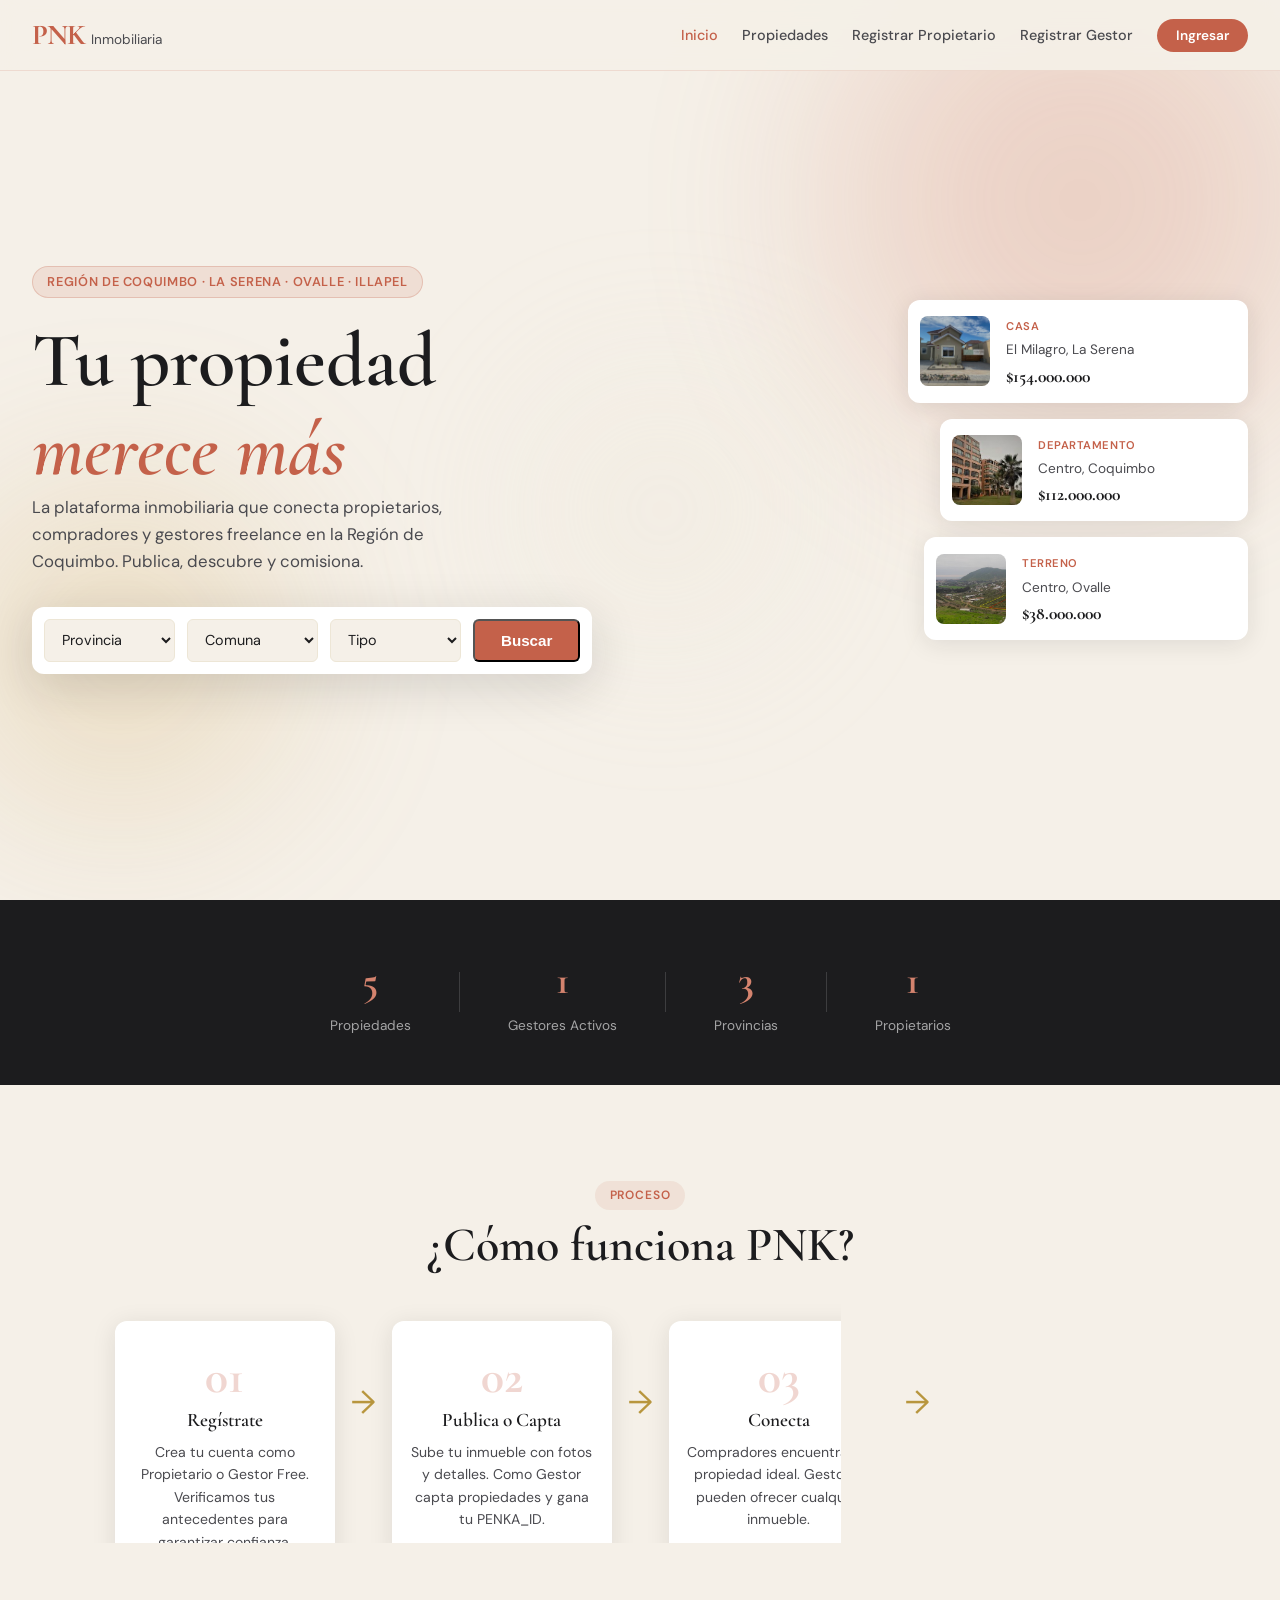
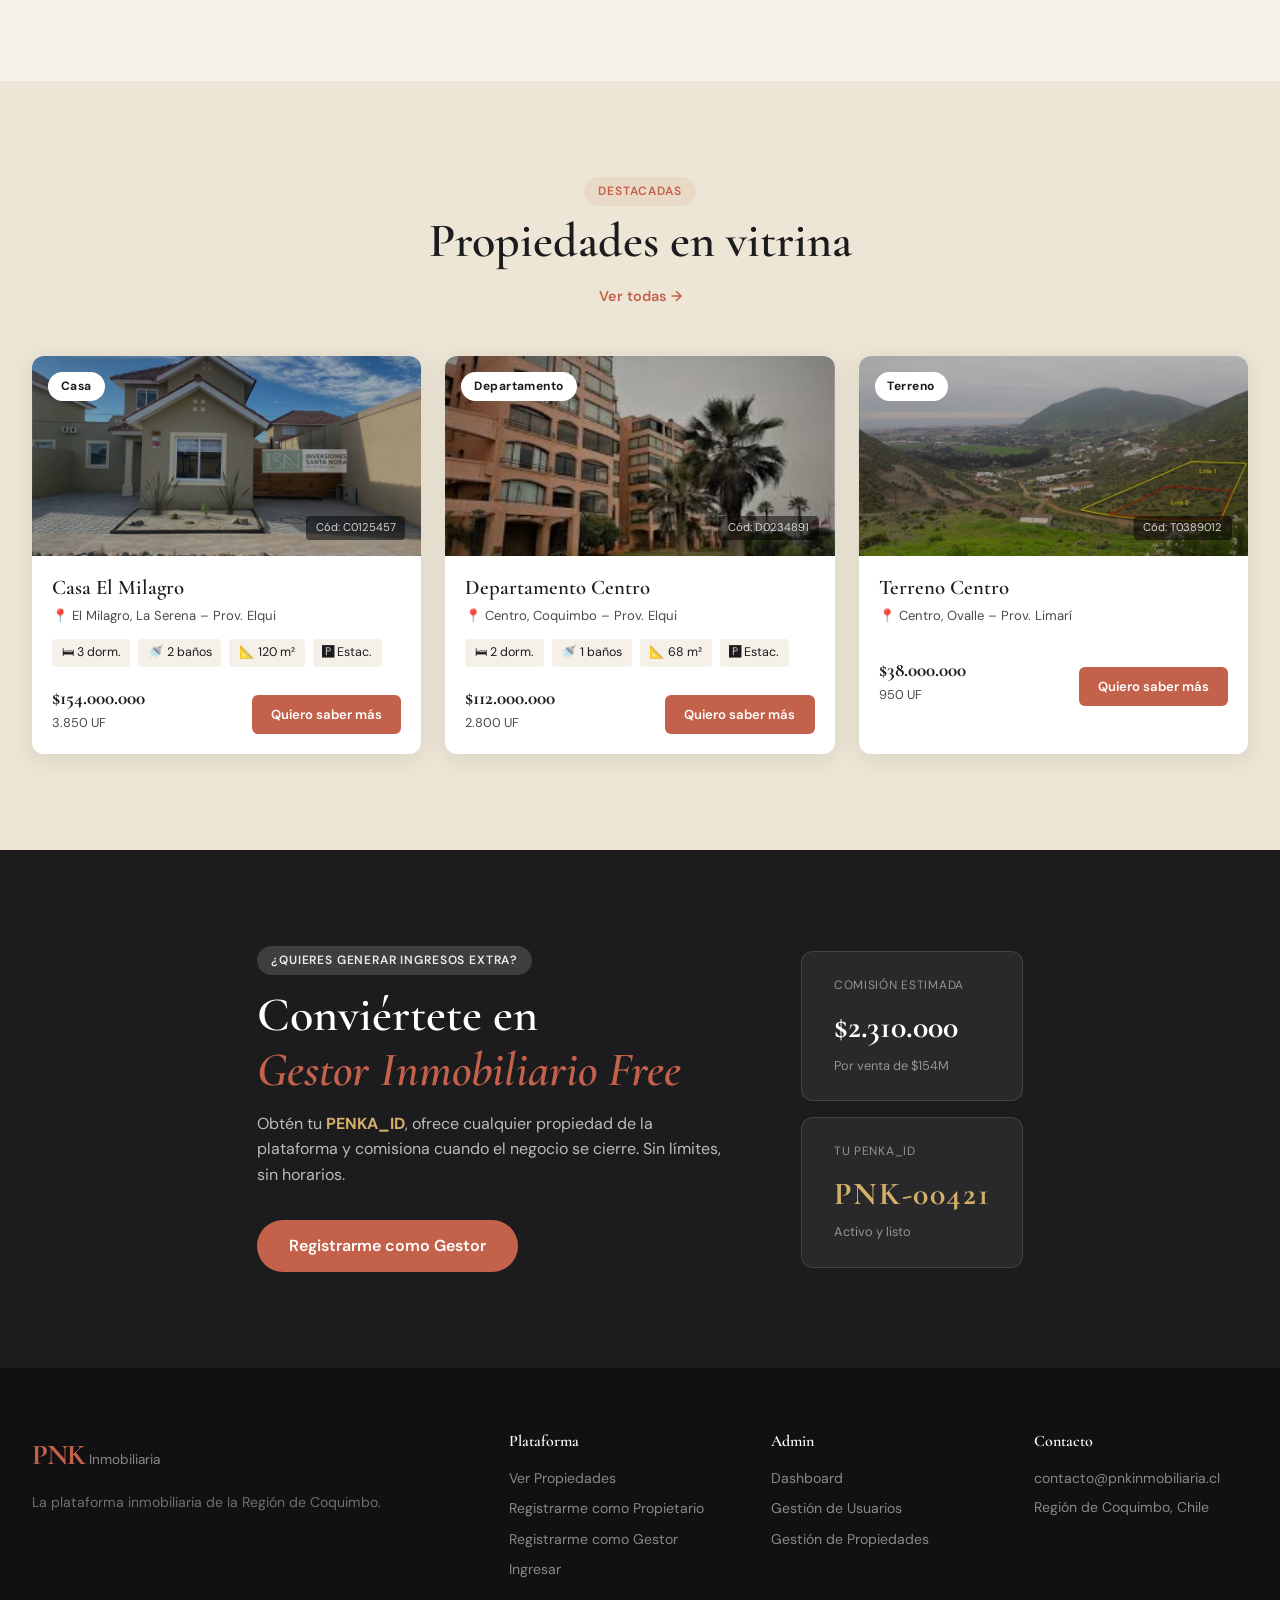
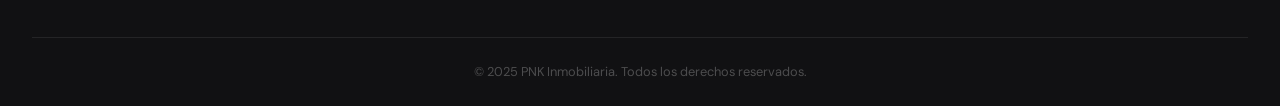
<file: index.html>
<!DOCTYPE html>
<html lang="es">
<head>
  <meta charset="UTF-8" />
  <meta name="viewport" content="width=device-width, initial-scale=1.0" />
  <title>PNK Inmobiliaria – Región de Coquimbo</title>
  <link rel="stylesheet" href="css/styles.css" />
  <link rel="stylesheet" href="css/navbar.css"/>
  <link rel="stylesheet" href="css/hero.css"/>
  <link rel="stylesheet" href="css/home.css"/>
  <link rel="preconnect" href="https://fonts.googleapis.com" />
  <link href="https://fonts.googleapis.com/css2?family=Cormorant+Garamond:wght@300;400;500;600;700&family=DM+Sans:wght@300;400;500;600&display=swap" rel="stylesheet" />
</head>
<body>

<nav class="navbar" id="navbar">
  <div class="nav-inner">
    <a href="index.html" class="logo">
      <span class="logo-p">PNK</span>
      <span class="logo-sub">Inmobiliaria</span>
    </a>
    <ul class="nav-links" id="navLinks">
      <li><a href="index.html" class="active">Inicio</a></li>
      <li><a href="pages/propiedades.html">Propiedades</a></li>
      <li><a href="pages/registro-propietario.html">Registrar Propietario</a></li>
      <li><a href="pages/registro-gestor.html">Registrar Gestor</a></li>
      <li><a href="pages/login.html" class="btn-nav">Ingresar</a></li>
    </ul>
    <button class="hamburger" onclick="toggleMenu()">&#9776;</button>
  </div>
  <div class="mobile-menu" id="mobileMenu">
    <a href="index.html">Inicio</a>
    <a href="pages/propiedades.html">Propiedades</a>
    <a href="pages/login.html" id="mobileLoginLink">Ingresar</a>
    <a href="pages/registro-propietario.html" id="mobilePropLink">Registrarme como Propietario</a>
    <a href="pages/registro-gestor.html" id="mobileGestLink">Registrarme como Gestor</a>
  </div>
</nav>

<section class="hero">
  <div class="hero-bg">
    <div class="hero-shape s1"></div>
    <div class="hero-shape s2"></div>
    <div class="hero-shape s3"></div>
  </div>
  <div class="hero-content">
    <span class="hero-tag">Región de Coquimbo · La Serena · Ovalle · Illapel</span>
    <h1 class="hero-title">Tu propiedad<br/><em>merece más</em></h1>
    <p class="hero-sub">La plataforma inmobiliaria que conecta propietarios, compradores y gestores freelance en la Región de Coquimbo. Publica, descubre y comisiona.</p>
    <div class="search-box">
      <select class="sb-select" id="sbProvincia">
        <option value="">Provincia</option>
        <option>Elqui</option>
        <option>Limarí</option>
        <option>Choapa</option>
      </select>
      <select class="sb-select" id="sbComuna">
        <option value="">Comuna</option>
        <option>La Serena</option>
        <option>Coquimbo</option>
        <option>Ovalle</option>
        <option>Illapel</option>
        <option>Salamanca</option>
      </select>
      <select class="sb-select" id="sbTipo">
        <option value="">Tipo</option>
        <option>Casa</option>
        <option>Departamento</option>
        <option>Terreno</option>
      </select>
      <button class="btn-search" onclick="irBuscar()">Buscar</button>
    </div>
  </div>
  <div class="hero-img-wrap" id="heroCards">
    <div class="hero-img-card card1">
      <div class="prop-thumb t1"></div>
      <div class="prop-info">
        <span class="prop-tipo">Casa</span>
        <p class="prop-lugar">El Milagro, La Serena</p>
        <strong class="prop-precio">$154.000.000</strong>
      </div>
    </div>
    <div class="hero-img-card card2">
      <div class="prop-thumb t2"></div>
      <div class="prop-info">
        <span class="prop-tipo">Depto</span>
        <p class="prop-lugar">Centro, Coquimbo</p>
        <strong class="prop-precio">2.800 UF</strong>
      </div>
    </div>
    <div class="hero-img-card card3">
      <div class="prop-thumb t3"></div>
      <div class="prop-info">
        <span class="prop-tipo">Terreno</span>
        <p class="prop-lugar">Ovalle Centro</p>
        <strong class="prop-precio">$38.000.000</strong>
      </div>
    </div>
  </div>
</section>

<section class="stats-bar">
  <div class="stat"><span class="stat-n" id="statProps">–</span><span class="stat-l">Propiedades</span></div>
  <div class="stat-div"></div>
  <div class="stat"><span class="stat-n" id="statGestores">–</span><span class="stat-l">Gestores Activos</span></div>
  <div class="stat-div"></div>
  <div class="stat"><span class="stat-n">3</span><span class="stat-l">Provincias</span></div>
  <div class="stat-div"></div>
  <div class="stat"><span class="stat-n" id="statPropietarios">–</span><span class="stat-l">Propietarios</span></div>
</section>

<section class="how">
  <div class="section-header">
    <span class="sec-tag">Proceso</span>
    <h2>¿Cómo funciona PNK?</h2>
  </div>
  <div class="steps">
    <div class="step"><div class="step-num">01</div><h3>Regístrate</h3><p>Crea tu cuenta como Propietario o Gestor Free. Verificamos tus antecedentes para garantizar confianza.</p></div>
    <div class="step-arrow">→</div>
    <div class="step"><div class="step-num">02</div><h3>Publica o Capta</h3><p>Sube tu inmueble con fotos y detalles. Como Gestor capta propiedades y gana tu PENKA_ID.</p></div>
    <div class="step-arrow">→</div>
    <div class="step"><div class="step-num">03</div><h3>Conecta</h3><p>Compradores encuentran la propiedad ideal. Gestores pueden ofrecer cualquier inmueble.</p></div>
    <div class="step-arrow">→</div>
    <div class="step"><div class="step-num">04</div><h3>¡Comisiona!</h3><p>Cuando el negocio se cierra, el Gestor recibe su comisión. Todos ganan.</p></div>
  </div>
</section>

<section class="featured">
  <div class="section-header">
    <span class="sec-tag">Destacadas</span>
    <h2>Propiedades en vitrina</h2>
    <a href="pages/propiedades.html" class="ver-todas">Ver todas →</a>
  </div>
  <div class="props-grid" id="propsDestacadas">
    <div class="prop-card">
      <div class="pc-img pi1"><span class="pc-badge">Casa</span><span class="pc-cod">Cód: C0125457</span></div>
      <div class="pc-body">
        <h4>Casa Sector El Milagro</h4>
        <p class="pc-loc">📍 El Milagro, La Serena – Prov. Elqui</p>
        <div class="pc-features"><span>🛏 3 dorm.</span><span>🚿 2 baños</span><span>📐 120 m²</span><span>🅿 Estac.</span></div>
        <div class="pc-footer">
          <div><p class="pc-price">$154.000.000</p><p class="pc-uf">3.850 UF</p></div>
          <a href="pages/propiedades.html" class="btn-ver">Quiero saber más</a>
        </div>
      </div>
    </div>
    <div class="prop-card">
      <div class="pc-img pi2"><span class="pc-badge">Departamento</span><span class="pc-cod">Cód: D0234891</span></div>
      <div class="pc-body">
        <h4>Depto Centro Coquimbo</h4>
        <p class="pc-loc">📍 Centro, Coquimbo – Prov. Elqui</p>
        <div class="pc-features"><span>🛏 2 dorm.</span><span>🚿 1 baño</span><span>📐 68 m²</span><span>🏪 Bodega</span></div>
        <div class="pc-footer">
          <div><p class="pc-price">$112.000.000</p><p class="pc-uf">2.800 UF</p></div>
          <a href="pages/propiedades.html" class="btn-ver">Quiero saber más</a>
        </div>
      </div>
    </div>
    <div class="prop-card">
      <div class="pc-img pi3"><span class="pc-badge">Terreno</span><span class="pc-cod">Cód: T0389012</span></div>
      <div class="pc-body">
        <h4>Terreno Ovalle Centro</h4>
        <p class="pc-loc">📍 Centro, Ovalle – Prov. Limarí</p>
        <div class="pc-features"><span>📐 5000 m²</span></div>
        <div class="pc-footer">
          <div><p class="pc-price">$38.000.000</p><p class="pc-uf">950 UF</p></div>
          <a href="pages/propiedades.html" class="btn-ver">Quiero saber más</a>
        </div>
      </div>
    </div>
  </div>
</section>

<section class="cta-gestor">
  <div class="cta-content">
    <span class="sec-tag light">¿Quieres generar ingresos extra?</span>
    <h2>Conviértete en<br/><em>Gestor Inmobiliario Free</em></h2>
    <p>Obtén tu <strong>PENKA_ID</strong>, ofrece cualquier propiedad de la plataforma y comisiona cuando el negocio se cierre. Sin límites, sin horarios.</p>
    <a href="pages/registro-gestor.html" class="btn-cta">Registrarme como Gestor</a>
  </div>
  <div class="cta-deco">
    <div class="deco-card dc1">
      <p class="dc-label">Comisión estimada</p>
      <p class="dc-val">$2.310.000</p>
      <p class="dc-sub">Por venta de $154M</p>
    </div>
    <div class="deco-card dc2">
      <p class="dc-label">Tu PENKA_ID</p>
      <p class="dc-val penka">PNK-00421</p>
      <p class="dc-sub">Activo y listo</p>
    </div>
  </div>
</section>

<footer class="footer">
  <div class="footer-inner">
    <div class="footer-brand">
      <span class="logo-p">PNK</span><span class="logo-sub"> Inmobiliaria</span>
      <p>La plataforma inmobiliaria de la Región de Coquimbo.</p>
    </div>
    <div class="footer-links">
      <h5>Plataforma</h5>
      <a href="pages/propiedades.html">Ver Propiedades</a>
      <a href="pages/registro-propietario.html">Registrarme como Propietario</a>
      <a href="pages/registro-gestor.html">Registrarme como Gestor</a>
      <a href="pages/login.html">Ingresar</a>
    </div>
    <div class="footer-links">
      <h5>Admin</h5>
      <a href="pages/dashboard.html">Dashboard</a>
      <a href="pages/crud-usuarios.html">Gestión de Usuarios</a>
      <a href="pages/crud-propiedades.html">Gestión de Propiedades</a>
    </div>
    <div class="footer-contact">
      <h5>Contacto</h5>
      <p>contacto@pnkinmobiliaria.cl</p>
      <p>Región de Coquimbo, Chile</p>
    </div>
  </div>
  <div class="footer-bottom">
    <p>© 2025 PNK Inmobiliaria. Todos los derechos reservados.</p>
  </div>
</footer>

<script src="js/images.js"></script>
<script src="js/db.js"></script>
<script src="js/main.js"></script>
<script src="js/index.js"></script>
</body>
</html>
</file>
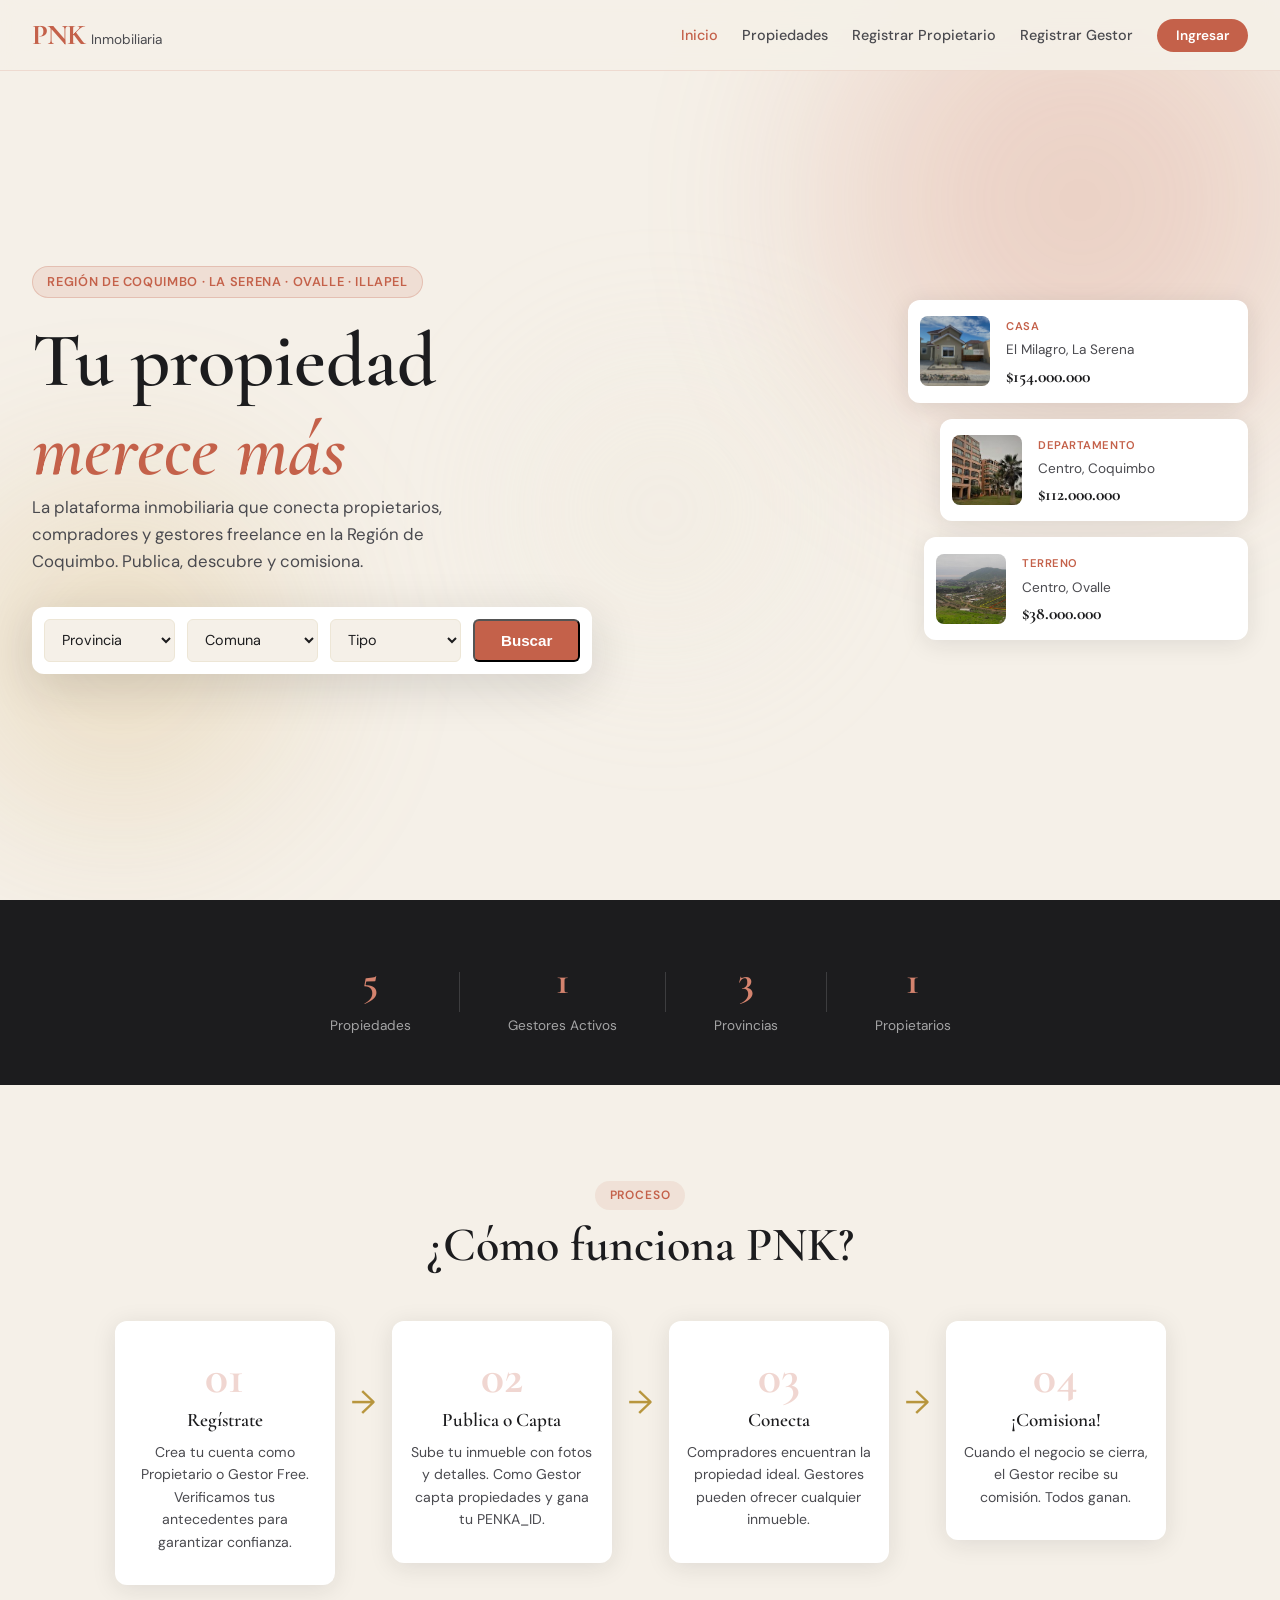
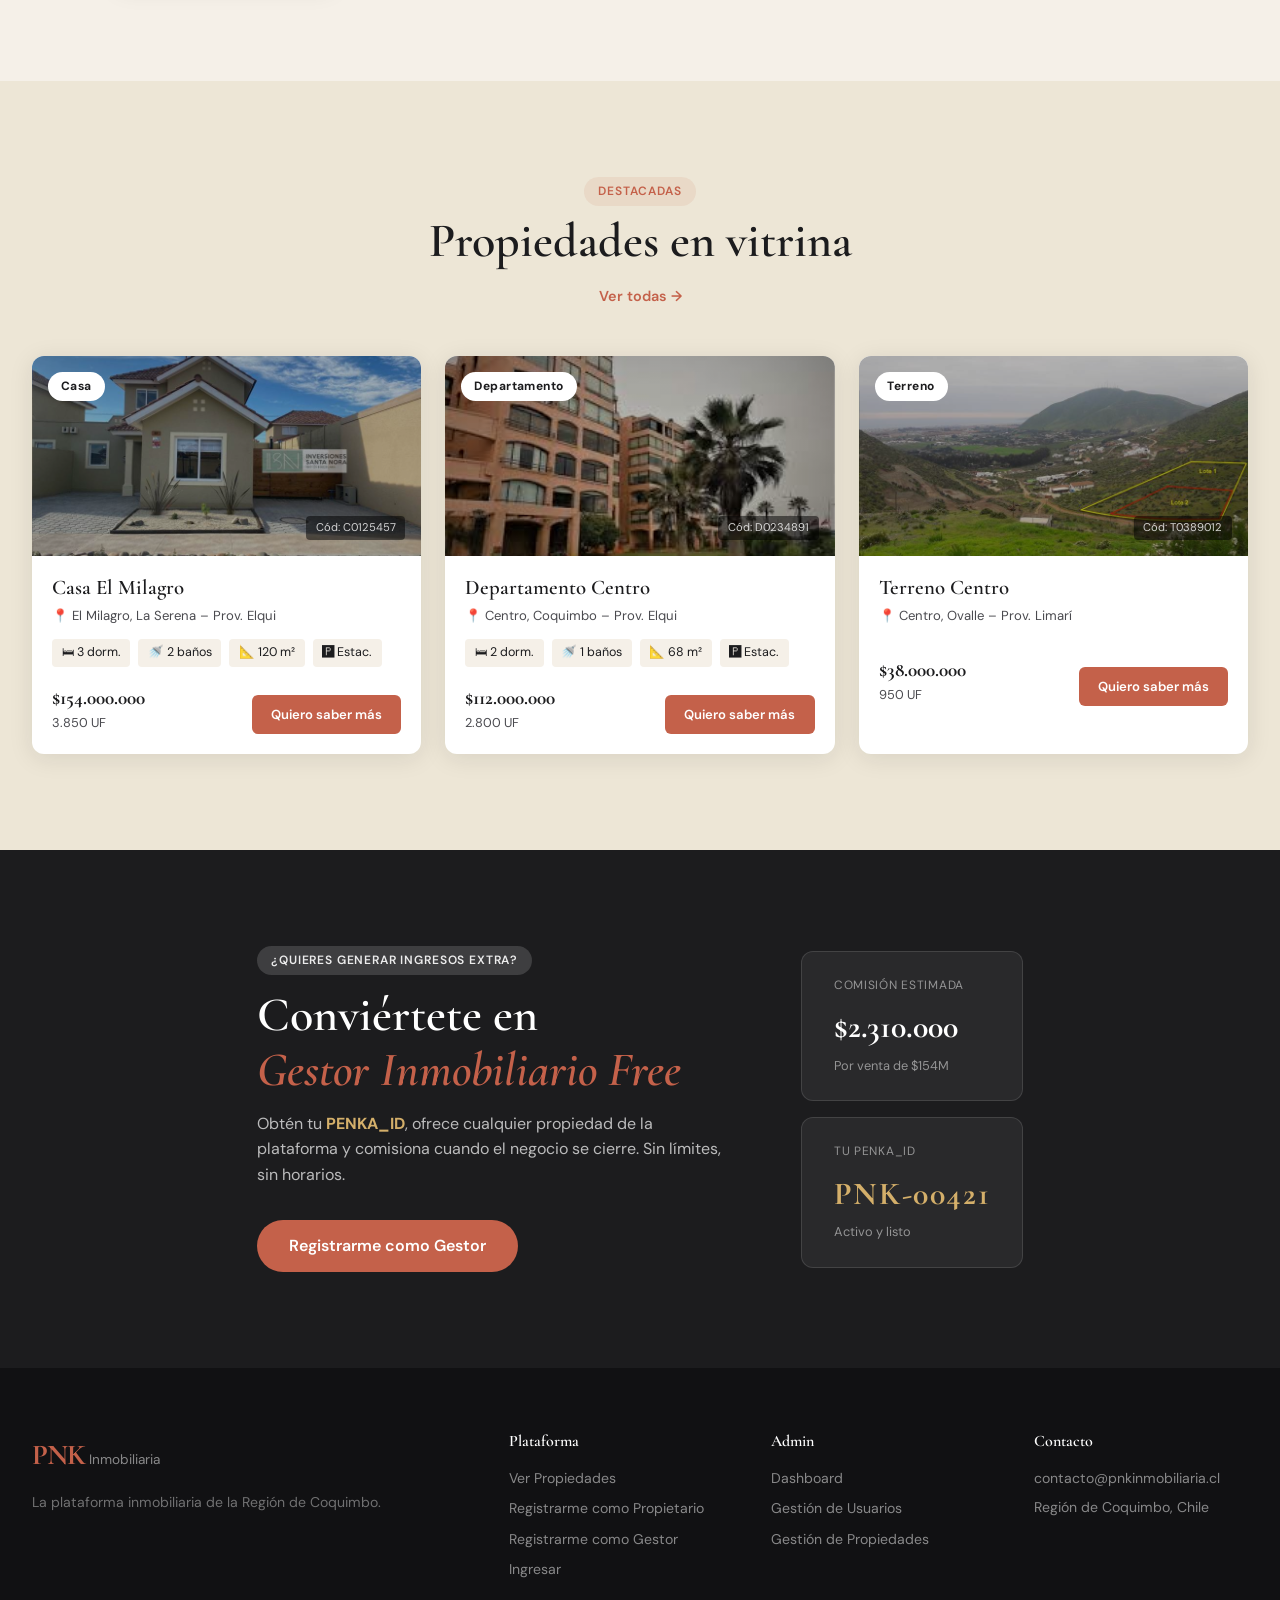
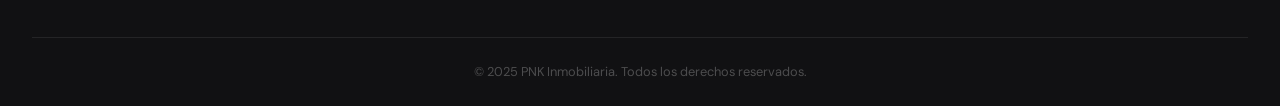
<file: pages/crud-propiedades.html>
<!DOCTYPE html>
<html lang="es">
<head>
  <meta charset="UTF-8"/>
  <meta name="viewport" content="width=device-width, initial-scale=1.0"/>
  <title>PNK – Gestión de Propiedades</title>
  <link rel="stylesheet" href="../css/styles.css"/>
  <link rel="stylesheet" href="../css/dashboard.css"/>
  <link rel="stylesheet" href="../css/navbar.css"/>
  <link href="https://fonts.googleapis.com/css2?family=Cormorant+Garamond:ital,wght@0,300;0,400;0,600;0,700;1,400&family=DM+Sans:wght@300;400;500;600&display=swap" rel="stylesheet"/>
</head>
<body>

<nav class="navbar" id="navbar">
  <div class="nav-inner">
    <a href="../index.html" class="logo"><span class="logo-p">PNK</span><span class="logo-sub">Inmobiliaria</span></a>
    <ul class="nav-links">
      <li><a href="dashboard.html">Dashboard</a></li>
      <li><a href="crud-usuarios.html">Usuarios</a></li>
      <li><a href="crud-propiedades.html" class="active">Propiedades</a></li>
      <li><a href="../index.html">Ver Sitio</a></li>
      <li><a href="#" onclick="cerrarSesion()" class="btn-nav btn-nav-alt">Cerrar sesión</a></li>
    </ul>
  </div>
</nav>

<div class="dash-layout">
  <aside class="dash-sidebar">
    <div class="dash-sidebar-header">
      <p class="dash-user-name" id="sidebarNombre">–</p>
      <span class="dash-user-role">Administrador</span>
    </div>
    <nav class="dash-nav">
      <span class="dash-nav-section">Sidebar</span>
      <a href="dashboard.html">Dashboard</a>
      <a href="crud-usuarios.html">Usuarios</a>
      <a href="crud-propiedades.html" class="active">Propiedades</a>
    </nav>
    <div class="dash-logout"><a href="#" onclick="cerrarSesion()">Cerrar sesión</a></div>
  </aside>

  <main class="dash-main">
    <div class="dash-topbar">
      <div>
        <h2>Gestión de Propiedades</h2>
        <p style="color:var(--dark-soft);font-size:.88rem;">Publicar, editar y administrar inmuebles</p>
      </div>
      <button class="btn-action" onclick="abrirModalNuevo()">+ Nueva Propiedad</button>
    </div>

    <div class="filter-bar">
      <div style="display:flex;flex-direction:column;gap:.3rem;">
        <label>Tipo</label>
        <select id="fTipo" onchange="render()">
          <option value="">Todos</option>
          <option>Casa</option><option>Departamento</option><option>Terreno</option>
        </select>
      </div>
      <div style="display:flex;flex-direction:column;gap:.3rem;">
        <label>Provincia</label>
        <select id="fProvincia" onchange="render()">
          <option value="">Todas</option>
          <option>Elqui</option><option>Limarí</option><option>Choapa</option>
        </select>
      </div>
      <div style="display:flex;flex-direction:column;gap:.3rem;">
        <label>Estado</label>
        <select id="fEstado" onchange="render()">
          <option value="">Todos</option>
          <option value="activa">Activa</option>
          <option value="revision">En Revisión</option>
          <option value="inactiva">Inactiva</option>
        </select>
      </div>
      <div style="display:flex;flex-direction:column;gap:.3rem;">
        <label>Buscar</label>
        <input type="text" id="fBuscar" placeholder="Código, sector…" oninput="render()" style="min-width:160px;"/>
      </div>
    </div>

    <div class="table-wrap">
      <div class="table-head">
        <h4>Propiedades</h4>
        <span id="totalLabel" style="font-size:.82rem;color:var(--dark-soft);"></span>
      </div>
      <div id="tablaProps"></div>
    </div>
  </main>
</div>

<div class="modal-overlay" id="modalVer">
  <div class="modal" style="max-width:680px;">
    <button class="modal-close" onclick="cerrarModal('modalVer')">✕</button>
    <span id="vCod" style="font-size:.75rem;color:var(--dark-soft);text-transform:uppercase;letter-spacing:.06em;"></span>
    <h3 id="vTitle" class="modal-title"></h3>
    <p id="vLoc" style="color:var(--dark-soft);font-size:.88rem;margin:.3rem 0 .5rem;"></p>
    <p id="vPrecio" class="modal-precio"></p>
    <div class="modal-features-grid" id="vFeatures"></div>
    <p id="vDesc" style="font-size:.9rem;color:var(--dark-soft);margin:1rem 0;"></p>
    <div class="modal-amenidades" id="vAmen"></div>
    <div style="display:flex;gap:1rem;margin-top:1rem;">
      <button class="btn-action" onclick="cerrarModal('modalVer')">Cerrar</button>
    </div>
  </div>
</div>

<div class="modal-overlay" id="modalForm">
  <div class="modal" style="max-width:750px;">
    <button class="modal-close" onclick="cerrarModal('modalForm')">✕</button>
    <h3 id="modalFormTitle" style="font-size:1.6rem;margin-bottom:1.5rem;"></h3>
    <div id="modalFormMsg" style="display:none;"></div>
    <div class="form-grid">
      <h3 class="form-section-title">Identificación</h3>
      <div class="field">
        <label>Tipo *</label>
        <select id="fmTipo">
          <option>Casa</option><option>Departamento</option><option>Terreno</option>
        </select>
      </div>
      <div class="field">
        <label>Estado</label>
        <select id="fmEstado">
          <option value="activa">Activa</option>
          <option value="revision">En Revisión</option>
          <option value="inactiva">Inactiva</option>
        </select>
      </div>
      <div class="field">
        <label>Propietario</label>
        <select id="fmPropietario"></select>
      </div>

      <h3 class="form-section-title">Ubicación</h3>
      <div class="field">
        <label>Provincia *</label>
        <select id="fmProvincia">
          <option>Elqui</option><option>Limarí</option><option>Choapa</option>
        </select>
      </div>
      <div class="field">
        <label>Comuna *</label>
        <input type="text" id="fmComuna" placeholder="Ej: La Serena"/>
      </div>
      <div class="field">
        <label>Sector</label>
        <input type="text" id="fmSector" placeholder="Ej: El Milagro"/>
      </div>
      <div class="field">
        <label>Dirección</label>
        <input type="text" id="fmDireccion" placeholder="Ej: Av. El Milagro 123"/>
      </div>

      <h3 class="form-section-title">Características</h3>
      <div class="field">
        <label>Dormitorios</label>
        <input type="number" id="fmDorm" min="0" max="9" value="0"/
      </div>
      <div class="field">
        <label>Baños</label>
        <input type="number" id="fmBanos" min="0" max="9" value="0"/>
      </div>
      <div class="field">
        <label>Área Terreno (m²)</label>
        <input type="number" id="fmTerreno" min="0" value="0"/>
      </div>
      <div class="field">
        <label>Área Construida (m²)</label>
        <input type="number" id="fmConstruida" min="0" value="0"/>
      </div>
      <div class="field">
        <label>Precio $ *</label>
        <input type="number" id="fmPrecioClp" placeholder="154000000" min="0"/>
      </div>
      <div class="field">
        <label>Precio UF *</label>
        <input type="number" id="fmPrecioUf" placeholder="3850" min="0" step="0.01"/>
      </div>
      <div class="field full">
        <label>Descripción</label>
        <textarea id="fmDesc" rows="3" placeholder="Describe la propiedad…"></textarea>
      </div>

      <h3 class="form-section-title">Comodidades</h3>
      <div class="field full">
        <div class="check-group">
          <label class="check-item"><input type="checkbox" id="fmBodega"/><span>🏪 Bodega</span></label>
          <label class="check-item"><input type="checkbox" id="fmEstac"/><span>🅿 Estacionamiento</span></label>
          <label class="check-item"><input type="checkbox" id="fmLogia"/><span>🪣 Logia</span></label>
          <label class="check-item"><input type="checkbox" id="fmCocina"/><span>🍳 Cocina amoblada</span></label>
          <label class="check-item"><input type="checkbox" id="fmAnte"/><span>🌿 Antejardín</span></label>
          <label class="check-item"><input type="checkbox" id="fmPatio"/><span>🌳 Patio trasero</span></label>
          <label class="check-item"><input type="checkbox" id="fmPiscina"/><span>🏊 Piscina</span></label>
        </div>
      </div>
    </div>
    <div style="display:flex;gap:1rem;margin-top:1.5rem;">
      <button class="btn-action" id="modalFormBtn" onclick="guardarPropiedad()">Guardar</button>
      <button class="btn-action secondary" onclick="cerrarModal('modalForm')">Cancelar</button>
    </div>
  </div>
</div>

<script src="../js/images.js"></script>
<script src="../js/db.js"></script>
<script src="../js/navbar-loader.js"></script>
<script src="../js/main.js"></script>
<script src="../js/crud-propiedades.js"></script>
</body>
</html>
</file>
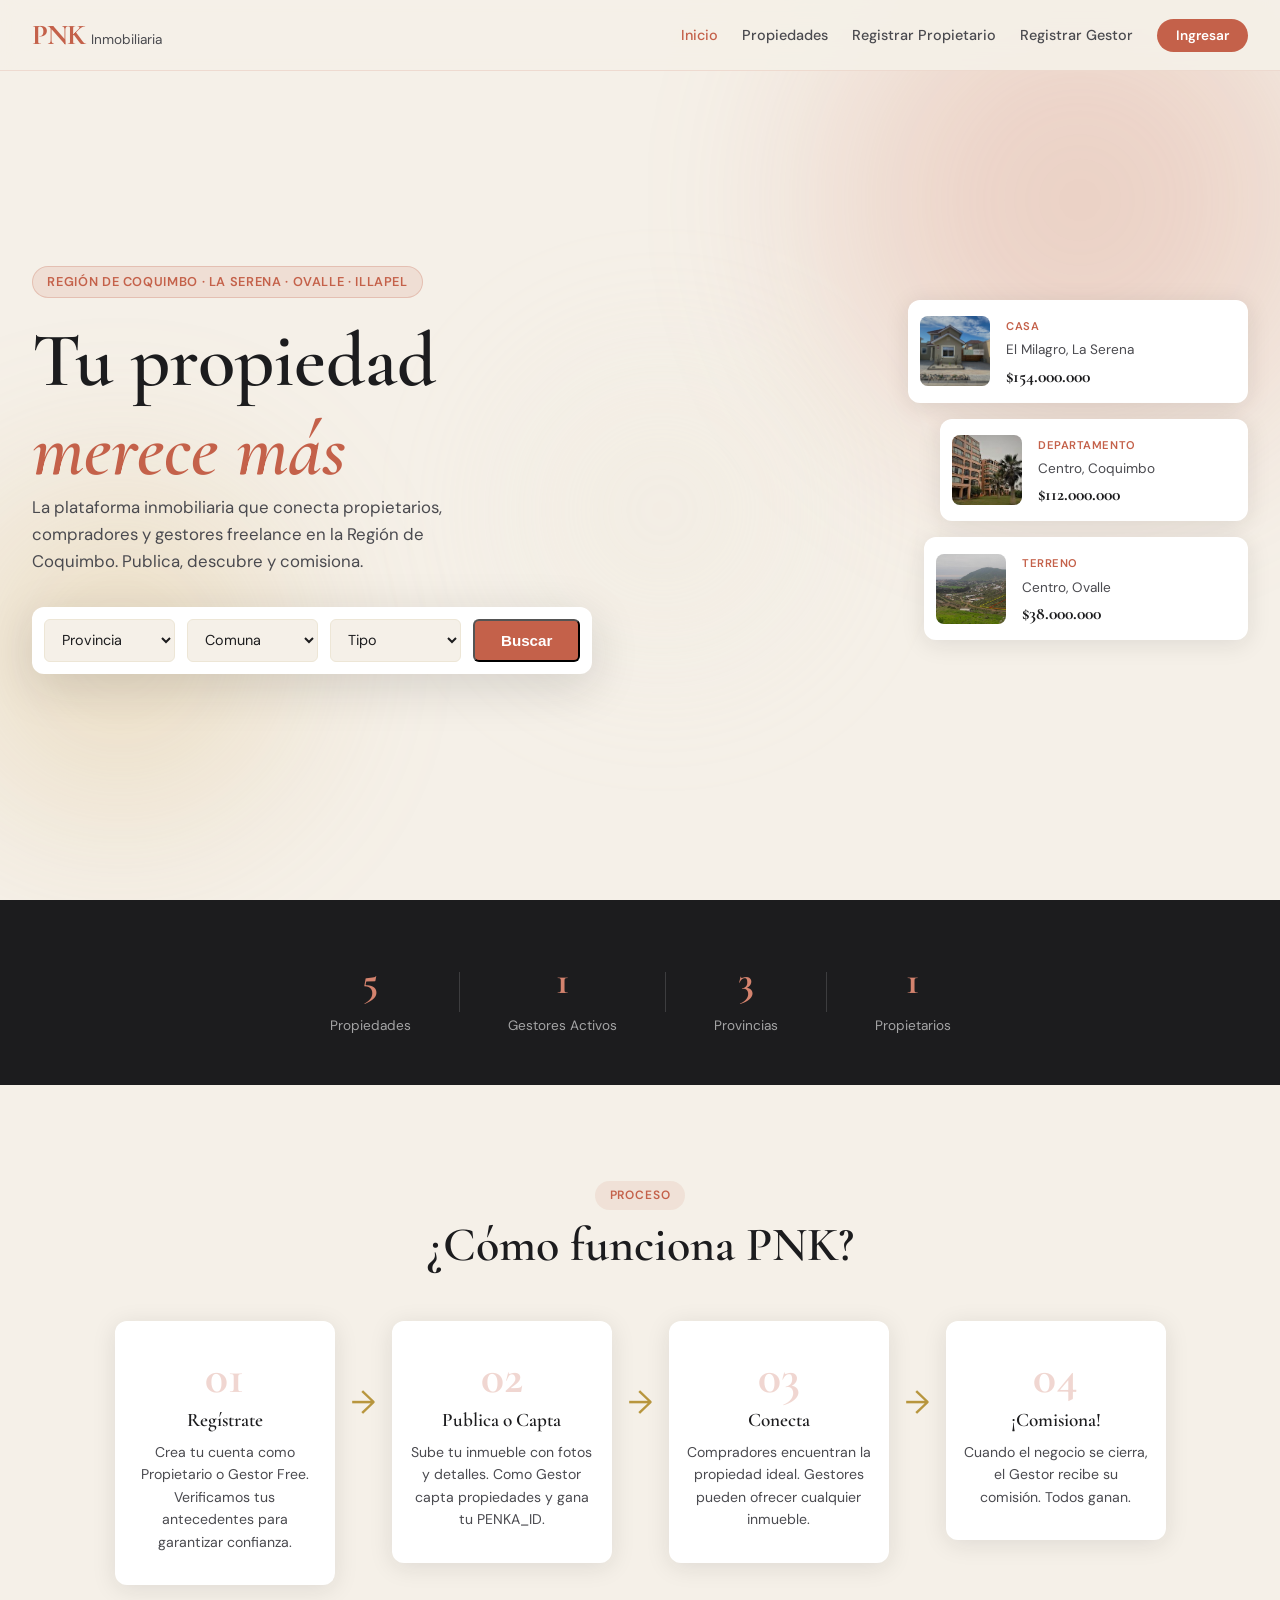
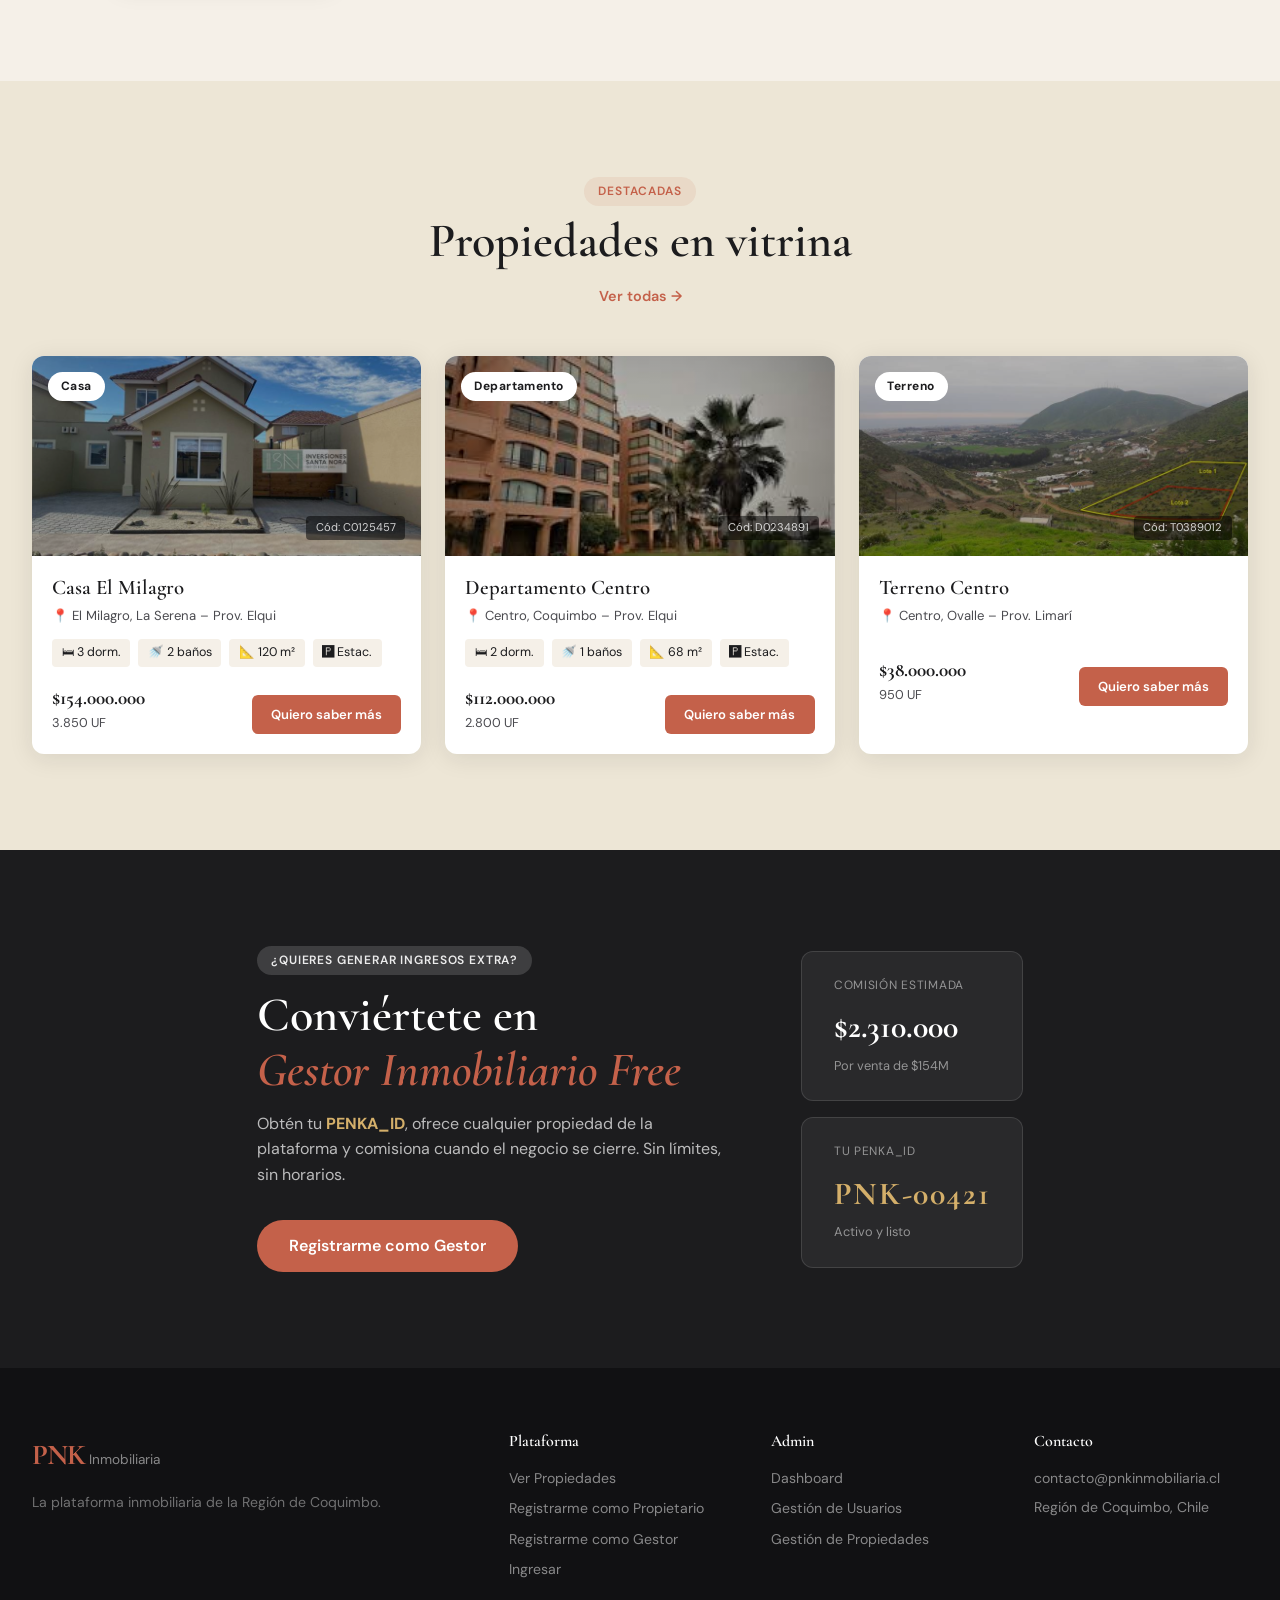
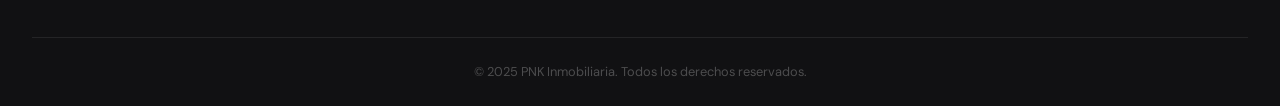
<file: pages/crud-usuarios.html>
<!DOCTYPE html>
<html lang="es">
<head>
  <meta charset="UTF-8"/>
  <meta name="viewport" content="width=device-width, initial-scale=1.0"/>
  <title>PNK – Gestión de Usuarios</title>
  <link rel="stylesheet" href="../css/styles.css"/>
  <link rel="stylesheet" href="../css/dashboard.css"/>
  <link rel="stylesheet" href="../css/navbar.css"/>
  <link href="https://fonts.googleapis.com/css2?family=Cormorant+Garamond:ital,wght@0,300;0,400;0,600;0,700;1,400&family=DM+Sans:wght@300;400;500;600&display=swap" rel="stylesheet"/>
</head>
<body>

<nav class="navbar" id="navbar">
  <div class="nav-inner">
    <a href="../index.html" class="logo"><span class="logo-p">PNK</span><span class="logo-sub">Inmobiliaria</span></a>
    <ul class="nav-links">
      <li><a href="dashboard.html">Dashboard</a></li>
      <li><a href="crud-usuarios.html" class="active">Usuarios</a></li>
      <li><a href="crud-propiedades.html">Propiedades</a></li>
      <li><a href="../index.html">Ver Sitio</a></li>
      <li><a href="#" onclick="cerrarSesion()" class="btn-nav btn-nav-alt">Cerrar sesión</a></li>
    </ul>
  </div>
</nav>

<div class="dash-layout">
  <aside class="dash-sidebar">
    <div class="dash-sidebar-header">
      <p class="dash-user-name" id="sidebarNombre">–</p>
      <span class="dash-user-role">Administrador</span>
    </div>
    <nav class="dash-nav">
      <span class="dash-nav-section">Sidebar</span>
      <a href="dashboard.html"> Dashboard</a>
      <a href="crud-usuarios.html" class="active">Usuarios</a>
      <a href="crud-propiedades.html">Propiedades</a>
    </nav>
    <div class="dash-logout"><a href="#" onclick="cerrarSesion()">Cerrar sesión</a></div>
  </aside>

  <main class="dash-main">
    <div class="dash-topbar">
      <div>
        <h2>Gestión de Usuarios</h2>
        <p style="color:var(--dark-soft);font-size:.88rem;">Propietarios y Gestores Inmobiliarios</p>
      </div>
      <button class="btn-action" onclick="abrirModalNuevo()">+ Nuevo Usuario</button>
    </div>

    <div class="filter-bar">
      <div style="display:flex;flex-direction:column;gap:.3rem;">
        <label>Tipo</label>
        <select id="fRol" onchange="render()">
          <option value="">Todos</option>
          <option value="propietario">Propietario</option>
          <option value="gestor">Gestor Free</option>
        </select>
      </div>
      <div style="display:flex;flex-direction:column;gap:.3rem;">
        <label>Estado</label>
        <select id="fEstado" onchange="render()">
          <option value="">Todos</option>
          <option value="activo">Activo</option>
          <option value="pendiente">Pendiente</option>
          <option value="inactivo">Inactivo</option>
        </select>
      </div>
      <div style="display:flex;flex-direction:column;gap:.3rem;">
        <label>Buscar</label>
        <input type="text" id="fBuscar" placeholder="Nombre o correo…" oninput="render()" style="min-width:200px;"/>
      </div>
    </div>

    <div class="table-wrap">
      <div class="table-head">
        <h4>Usuarios Registrados</h4>
        <span id="totalLabel" style="font-size:.82rem;color:var(--dark-soft);"></span>
      </div>
      <div id="tablaUsuarios"></div>
    </div>
  </main>
</div>

<div class="modal-overlay" id="modalVer">
  <div class="modal" style="max-width:500px;">
    <button class="modal-close" onclick="cerrarModal('modalVer')">✕</button>
    <div style="display:flex;align-items:center;gap:1.5rem;margin-bottom:1.5rem;">
      <div id="verAvatar" style="width:64px;height:64px;border-radius:50%;background:var(--terracotta);display:flex;align-items:center;justify-content:center;font-size:1.5rem;color:white;flex-shrink:0;font-family:'Cormorant Garamond',serif;font-weight:700;"></div>
      <div><h3 id="verNombre" style="font-size:1.5rem;"></h3><p id="verRolEstado" style="color:var(--dark-soft);font-size:.88rem;margin-top:.3rem;"></p></div>
    </div>
    <div class="modal-features-grid" id="verDatos"></div>
    <div style="display:flex;gap:1rem;margin-top:1rem;">
      <button class="btn-action" onclick="cerrarModal('modalVer')">Cerrar</button>
    </div>
  </div>
</div>

<div class="modal-overlay" id="modalForm">
  <div class="modal" style="max-width:600px;">
    <button class="modal-close" onclick="cerrarModal('modalForm')">✕</button>
    <h3 id="modalFormTitle" style="font-size:1.6rem;margin-bottom:1.5rem;"></h3>
    <div id="modalFormMsg" style="display:none;"></div>
    <div class="form-grid">
      <div class="field" id="campoRut">
        <label>RUT *</label>
        <input type="text" id="fmRut" placeholder="12.345.678-9"/>
      </div>
      <div class="field">
        <label>Nombre Completo *</label>
        <input type="text" id="fmNombre" placeholder="Nombre completo"/>
      </div>
      <div class="field">
        <label>Correo *</label>
        <input type="email" id="fmCorreo" placeholder="correo@ejemplo.cl"/>
      </div>
      <div class="field">
        <label>Teléfono</label>
        <input type="tel" id="fmTelefono" placeholder="+56 9 ..."/>
      </div>
      <div class="field">
        <label>Tipo de usuario *</label>
        <select id="fmRol">
          <option value="propietario">Propietario</option>
          <option value="gestor">Gestor Free</option>
          <option value="admin">Administrador</option>
        </select>
      </div>
      <div class="field">
        <label>Sexo</label>
        <select id="fmSexo">
          <option value="">Seleccionar</option>
          <option>Masculino</option><option>Femenino</option><option>Prefiero no indicar</option>
        </select>
      </div>
      <div class="field">
        <label>Estado</label>
        <select id="fmEstado">
          <option value="activo">Activo</option>
          <option value="pendiente">Pendiente</option>
          <option value="inactivo">Inactivo</option>
        </select>
      </div>
      <div class="field" id="campoPassword">
        <label>Contraseña *</label>
        <input type="password" id="fmPassword" placeholder="Contraseña inicial"/>
      </div>
    </div>
    <div style="display:flex;gap:1rem;margin-top:1.5rem;">
      <button class="btn-action" id="modalFormBtn" onclick="guardarUsuario()">Guardar</button>
      <button class="btn-action secondary" onclick="cerrarModal('modalForm')">Cancelar</button>
    </div>
  </div>
</div>

<script src="../js/images.js"></script>
<script src="../js/db.js"></script>
<script src="../js/navbar-loader.js"></script>
<script src="../js/main.js"></script>
<script src="../js/crud-usuarios.js"></script>
</body>
</html>
</file>
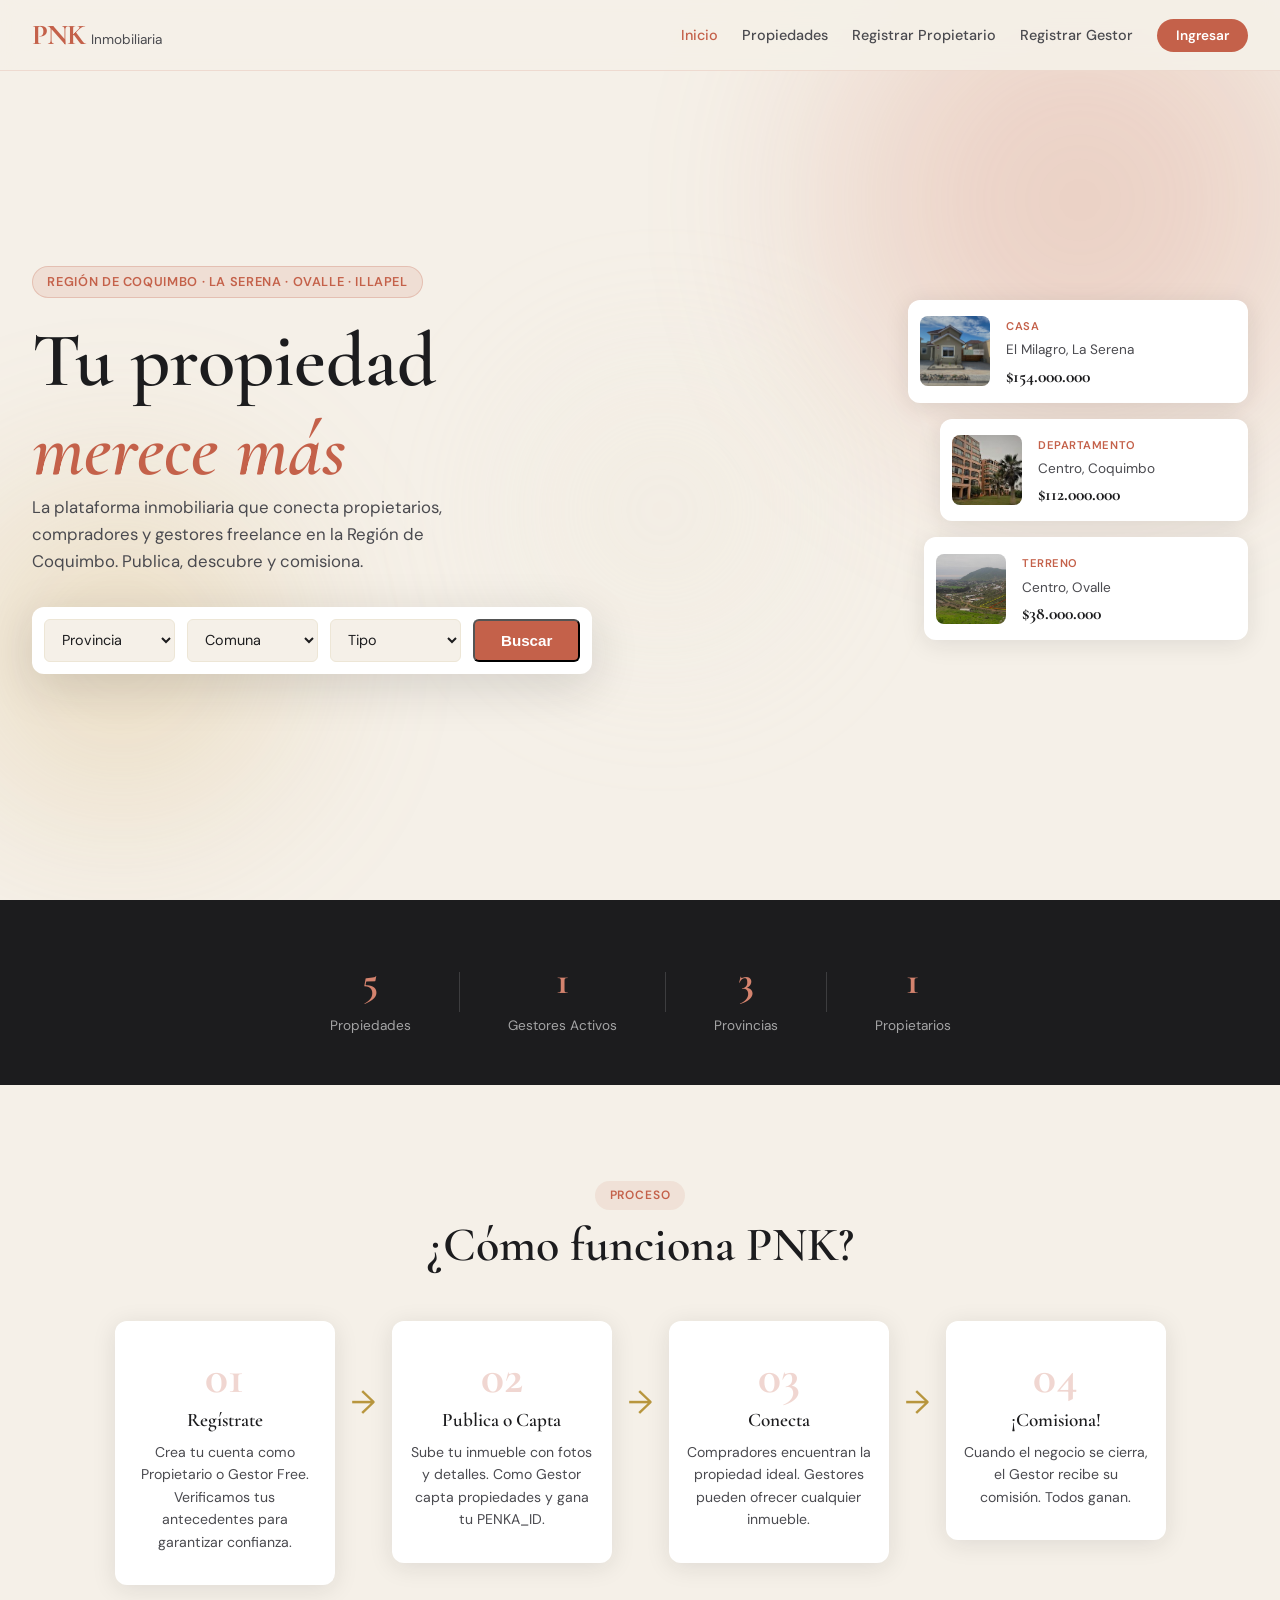
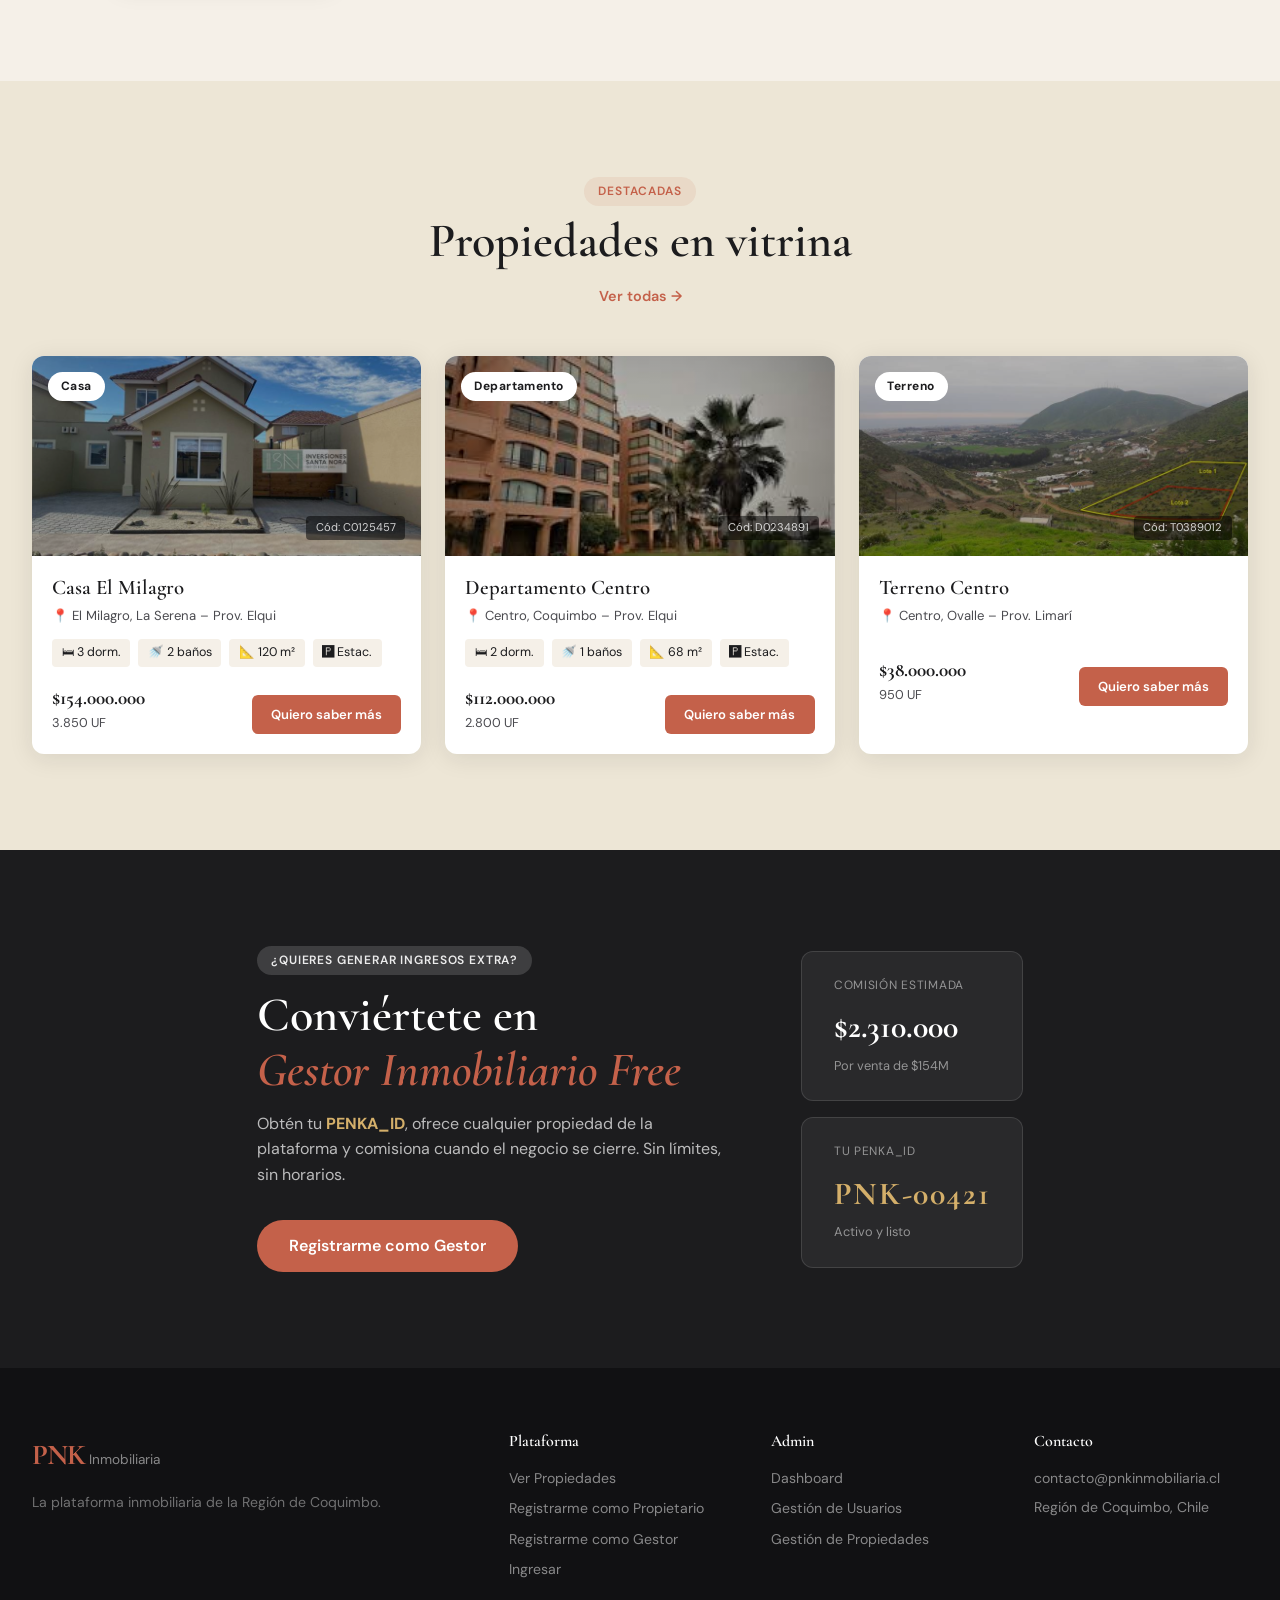
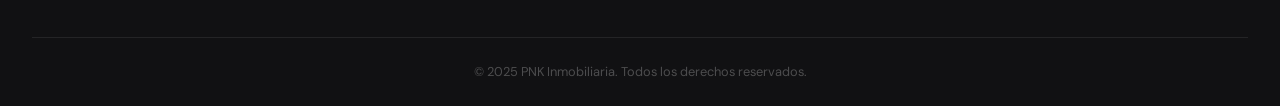
<file: pages/dashboard.html>
<!DOCTYPE html>
<html lang="es">
<head>
  <meta charset="UTF-8"/>
  <meta name="viewport" content="width=device-width, initial-scale=1.0"/>
  <title>PNK – Dashboard</title>
  <link rel="stylesheet" href="../css/styles.css"/>
  <link rel="stylesheet" href="../css/dashboard.css"/>
  <link rel="stylesheet" href="../css/navbar.css"/>
  <link href="https://fonts.googleapis.com/css2?family=Cormorant+Garamond:ital,wght@0,300;0,400;0,600;0,700;1,400&family=DM+Sans:wght@300;400;500;600&display=swap" rel="stylesheet"/>
</head>
<body>

<nav class="navbar" id="navbar">
  <div class="nav-inner">
    <a href="../index.html" class="logo"><span class="logo-p">PNK</span><span class="logo-sub">Inmobiliaria</span></a>
    <ul class="nav-links">
      <li><a href="dashboard.html" class="active">Dashboard</a></li>
      <li><a href="crud-usuarios.html">Usuarios</a></li>
      <li><a href="crud-propiedades.html">Propiedades</a></li>
      <li><a href="../index.html">Ver Sitio</a></li>
      <li><a href="#" onclick="cerrarSesion()" class="btn-nav btn-nav-alt">Cerrar sesión</a></li>
    </ul>
  </div>
</nav>

<div class="dash-layout">
  <aside class="dash-sidebar">
    <div class="dash-sidebar-header">
      <p class="dash-user-name" id="sidebarNombre">–</p>
      <span class="dash-user-role">Administrador</span>
    </div>
    <nav class="dash-nav">
      <span class="dash-nav-section">Sidebar</span>
      <a href="dashboard.html" class="active"> Dashboard</a>
      <a href="crud-usuarios.html"> Usuarios</a>
      <a href="crud-propiedades.html">Propiedades</a>
    </nav>
    <div class="dash-logout"><a href="#" onclick="cerrarSesion()">Cerrar sesión</a></div>
  </aside>

  <main class="dash-main">
    <div class="dash-topbar">
      <div>
        <h2>Dashboard</h2>
        <p style="color:var(--dark-soft);font-size:.88rem;">Plataforma PNK Inmobiliaria – Región de Coquimbo</p>
      </div>
      <div class="dash-topbar-actions">
        <a href="crud-usuarios.html" class="btn-action secondary">+ Usuario</a>
        <a href="crud-propiedades.html" class="btn-action">+ Propiedad</a>
      </div>
    </div>

    <div class="kpi-row" id="kpiRow"></div>

    <div class="table-wrap">
      <div class="table-head">
        <h4>Cuentas Pendientes de Activación</h4>
        <a href="crud-usuarios.html" class="btn-action secondary" style="font-size:.82rem;padding:.45rem 1rem;">Ver todos</a>
      </div>
      <div id="tablaPendientes"></div>
    </div>

    <div class="table-wrap">
      <div class="table-head">
        <h4>Propiedades Recientes</h4>
        <a href="crud-propiedades.html" class="btn-action secondary" style="font-size:.82rem;padding:.45rem 1rem;">Administrar</a>
      </div>
      <div id="tablaProps"></div>
    </div>

    <div class="table-wrap" style="margin-top:2rem;">
      <div class="table-head">
        <h4>Gestión de Imágenes</h4>
        <span style="font-size:.82rem;color:var(--dark-soft);">Sube tus fotos reales (máx. 3 MB c/u)</span>
      </div>
      <div style="padding:1.5rem;">
        <p style="font-size:.88rem;color:var(--dark-soft);margin-bottom:1.5rem;">
          Las imágenes se guardan en el navegador. Al subir una foto real reemplaza el placeholder automáticamente en todo el sitio.
        </p>
        <div style="display:grid;grid-template-columns:repeat(auto-fill,minmax(220px,1fr));gap:1.25rem;" id="panelImagenes"></div>
      </div>
    </div>

  </main>
</div>

<script src="../js/images.js"></script>
<script src="../js/db.js"></script>
<script src="../js/navbar-loader.js"></script>
<script src="../js/main.js"></script>
<script src="../js/dashboard.js"></script>
</body>
</html>
</file>
<file: css/styles.css>
@import url('https://fonts.googleapis.com/css2?family=Cormorant+Garamond:ital,wght@0,300;0,400;0,500;0,600;0,700;1,300;1,400;1,600&family=DM+Sans:wght@300;400;500;600&display=swap');

:root {
  --cream: #F5F0E8;
  --cream-dark: #EDE6D6;
  --terracotta: #C4614A;
  --terracotta-light: #D4836E;
  --terracotta-dark: #A04535;
  --gold: #B8963E;
  --gold-light: #D4AF6A;
  --dark: #1C1C1E;
  --dark-mid: #2D2D30;
  --dark-soft: #4A4A4F;
  --white: #FFFFFF;
  --font-display: 'Cormorant Garamond', serif;
  --font-body: 'DM Sans', sans-serif;
  --radius: 12px;
  --radius-sm: 6px;
  --shadow: 0 4px 24px rgba(28,28,30,0.10);
  --shadow-lg: 0 12px 48px rgba(28,28,30,0.15);
}

*, *::before, *::after { box-sizing: border-box; margin: 0; padding: 0; }
html { scroll-behavior: smooth; }
body {
  font-family: var(--font-body);
  background: var(--cream);
  color: var(--dark);
  line-height: 1.6;
  overflow-x: hidden;
}
a { text-decoration: none; color: inherit; }
img { max-width: 100%; display: block; }

::-webkit-scrollbar { width: 6px; }
::-webkit-scrollbar-track { background: var(--cream-dark); }
::-webkit-scrollbar-thumb { background: var(--terracotta); border-radius: 3px; }

h1,h2,h3,h4,h5 { font-family: var(--font-display); font-weight: 600; line-height: 1.15; }
h1 { font-size: clamp(2.8rem, 6vw, 5rem); }
h2 { font-size: clamp(2rem, 4vw, 3rem); }
h3 { font-size: 1.4rem; }
em { font-style: italic; color: var(--terracotta); }

@keyframes fadeUp {
  from { opacity: 0; transform: translateY(30px); }
  to   { opacity: 1; transform: translateY(0); }
}

.sec-tag {
  display: inline-block; padding: .3rem .9rem;
  background: rgba(196,97,74,.1);
  color: var(--terracotta); font-size: .75rem; font-weight: 600;
  border-radius: 50px; letter-spacing: .07em; text-transform: uppercase;
}
.sec-tag.light { background: rgba(255,255,255,.15); color: rgba(255,255,255,.9); }

.section-header {
  text-align: center; margin-bottom: 3rem;
  display: flex; flex-direction: column; align-items: center; gap: .5rem;
}
.section-header .ver-todas {
  font-size: .9rem; color: var(--terracotta); font-weight: 600;
  margin-top: .5rem;
}

.props-grid {
  display: grid;
  grid-template-columns: repeat(auto-fit, minmax(300px, 1fr));
  gap: 1.5rem;
  max-width: 1280px; margin: 0 auto;
}
.prop-card {
  background: var(--white); border-radius: var(--radius);
  overflow: hidden; box-shadow: var(--shadow);
  transition: transform .25s, box-shadow .25s;
}
.prop-card:hover { transform: translateY(-8px); box-shadow: var(--shadow-lg); }

.pc-img { height: 200px; position: relative; background-size: cover; background-position: center; }
.pc-badge {
  position: absolute; top: 1rem; left: 1rem;
  background: var(--white); color: var(--dark);
  font-size: .75rem; font-weight: 700; padding: .3rem .8rem;
  border-radius: 50px; letter-spacing: .04em;
}
.pc-cod {
  position: absolute; bottom: 1rem; right: 1rem;
  background: rgba(0,0,0,.5); color: rgba(255,255,255,.8);
  font-size: .7rem; padding: .2rem .6rem; border-radius: 4px;
}
.pc-body { padding: 1.25rem; }
.pc-body h4 { font-family: var(--font-display); font-size: 1.3rem; margin-bottom: .3rem; }
.pc-loc { font-size: .82rem; color: var(--dark-soft); margin-bottom: .8rem; }
.pc-features { display: flex; flex-wrap: wrap; gap: .5rem; margin-bottom: 1rem; }
.pc-features span { background: var(--cream); font-size: .78rem; padding: .25rem .6rem; border-radius: 4px; }
.pc-footer { display: flex; justify-content: space-between; align-items: flex-end; }
.pc-price { font-family: var(--font-display); font-size: 1.2rem; font-weight: 700; color: var(--dark); }
.pc-uf { font-size: .8rem; color: var(--dark-soft); }
.btn-ver {
  padding: .55rem 1.2rem;
  background: var(--terracotta); color: var(--white);
  border-radius: var(--radius-sm);
  font-size: .82rem; font-weight: 600;
  transition: background .2s;
}
.btn-ver:hover { background: var(--terracotta-dark); }

.status-badge { display: inline-block; padding: .2rem .65rem; border-radius: 50px; font-size: .72rem; font-weight: 700; }
.status-active, .status-activo   { background: rgba(72,187,120,.15); color: #2F855A; }
.status-pending, .status-pendiente { background: rgba(184,150,62,.15); color: var(--gold); }
.status-inactive, .status-inactivo { background: rgba(74,74,79,.15); color: var(--dark-soft); }
.status-activa   { background: rgba(72,187,120,.15); color: #2F855A; }
.status-revision { background: rgba(184,150,62,.15); color: var(--gold); }
.status-inactiva { background: rgba(74,74,79,.15); color: var(--dark-soft); }

.flash-container {
  position: fixed; top: 76px; right: 1.5rem; z-index: 5000;
  display: flex; flex-direction: column; gap: .5rem; max-width: 380px;
}
.flash {
  padding: .85rem 1.2rem; border-radius: var(--radius-sm);
  font-size: .88rem; font-weight: 500;
  display: flex; justify-content: space-between; align-items: center; gap: 1rem;
  box-shadow: var(--shadow-lg); animation: slideIn .3s ease;
}
.flash button { background: none; border: none; cursor: pointer; font-size: 1rem; opacity: .6; }
.flash-success { background: #D1FAE5; color: #065F46; border-left: 4px solid #10B981; }
.flash-error   { background: #FEE2E2; color: #991B1B; border-left: 4px solid #EF4444; }
.flash-warning { background: #FEF3C7; color: #92400E; border-left: 4px solid #F59E0B; }
.flash-info    { background: #DBEAFE; color: #1E40AF; border-left: 4px solid #3B82F6; }
@keyframes slideIn { from { opacity:0; transform:translateX(20px); } to { opacity:1; transform:translateX(0); } }

.text-center { text-align: center; }
.mt-1 { margin-top: 1rem; }
.mt-2 { margin-top: 2rem; }
.alert-info {
  background: rgba(44,90,160,.08); border: 1px solid rgba(44,90,160,.2);
  color: #2C5AA0; border-radius: var(--radius-sm);
  padding: .8rem 1rem; font-size: .85rem; margin-bottom: 1rem;
}

.field-error {
  display: none;
  color: #DC2626;
  font-size: .75rem;
  margin-top: .3rem;
  line-height: 1.4;
}

.page-form {
  min-height: 100vh; padding: 100px 2rem 4rem;
  display: flex; align-items: flex-start; justify-content: center;
  background: var(--cream);
}
.form-wrap {
  width: 100%; max-width: 640px;
  background: var(--white); border-radius: 16px;
  padding: 3rem; box-shadow: var(--shadow-lg);
  animation: fadeUp .6s ease both;
}
.form-wrap h2 { font-size: 2.2rem; margin-bottom: .4rem; }
.form-wrap .form-desc { color: var(--dark-soft); margin-bottom: 2rem; font-size: .92rem; }

.form-grid { display: grid; grid-template-columns: 1fr 1fr; gap: 1.2rem; }
.form-grid .full { grid-column: 1/-1; }

.field { display: flex; flex-direction: column; gap: .35rem; }
.field label { font-size: .82rem; font-weight: 600; color: var(--dark-soft); text-transform: uppercase; letter-spacing: .04em; }
.field input, .field select, .field textarea {
  padding: .75rem 1rem;
  border: 1.5px solid var(--cream-dark);
  border-radius: var(--radius-sm);
  font-family: var(--font-body); font-size: .95rem;
  background: var(--cream); color: var(--dark);
  transition: border-color .2s, box-shadow .2s;
}
.field input:focus, .field select:focus, .field textarea:focus {
  outline: none;
  border-color: var(--terracotta);
  box-shadow: 0 0 0 3px rgba(196,97,74,.12);
}
.field textarea { resize: vertical; min-height: 100px; }
.field .file-hint { font-size: .75rem; color: var(--dark-soft); }

.form-section-title {
  font-family: var(--font-display); font-size: 1.1rem;
  color: var(--terracotta); grid-column: 1/-1;
  padding-bottom: .3rem; border-bottom: 1px solid var(--cream-dark);
  margin-top: .5rem;
}
.form-note {
  background: rgba(196,97,74,.08); border: 1px solid rgba(196,97,74,.2);
  border-radius: var(--radius-sm); padding: .8rem 1rem;
  font-size: .85rem; color: var(--terracotta-dark); margin: 1.5rem 0;
}
.btn-submit {
  width: 100%; padding: .9rem;
  background: var(--terracotta); color: var(--white);
  border: none; border-radius: var(--radius-sm);
  font-family: var(--font-body); font-size: 1rem; font-weight: 600;
  cursor: pointer; transition: background .2s, transform .15s;
  margin-top: 1rem;
}
.btn-submit:hover { background: var(--terracotta-dark); transform: translateY(-1px); }
.form-footer { margin-top: 1.5rem; text-align: center; font-size: .88rem; color: var(--dark-soft); }
.form-footer a { color: var(--terracotta); font-weight: 600; }

.check-group { display: flex; flex-wrap: wrap; gap: .75rem; }
.check-item { display: flex; align-items: center; gap: .4rem; cursor: pointer; }
.check-item input { accent-color: var(--terracotta); width: 16px; height: 16px; cursor: pointer; }
.check-item span { font-size: .9rem; }

@media (max-width: 640px) {
  .form-grid { grid-template-columns: 1fr; }
}

.props-page { padding: 100px 2rem 4rem; max-width: 1280px; margin: 0 auto; }
.props-page-header { margin-bottom: 2rem; }
.props-page-header h2 { margin-bottom: .5rem; }

.filter-bar {
  display: flex; flex-wrap: wrap; gap: 1rem; align-items: center;
  background: var(--white); padding: 1.25rem 1.5rem;
  border-radius: var(--radius); box-shadow: var(--shadow); margin-bottom: 2rem;
}
.filter-bar label { font-size: .78rem; font-weight: 600; color: var(--dark-soft); text-transform: uppercase; letter-spacing: .04em; }
.filter-bar select, .filter-bar input {
  padding: .55rem .9rem; border: 1.5px solid var(--cream-dark);
  border-radius: var(--radius-sm); font-family: var(--font-body);
  font-size: .88rem; background: var(--cream); min-width: 140px;
}

.modal-overlay {
  position: fixed; inset: 0; background: rgba(0,0,0,.5);
  display: none; align-items: center; justify-content: center;
  z-index: 2000; padding: 1rem;
}
.modal-overlay.open { display: flex; }
.modal {
  background: var(--white); border-radius: 16px;
  padding: 2rem; max-width: 700px; width: 100%;
  max-height: 85vh; overflow-y: auto;
  animation: fadeUp .3s ease; position: relative;
}
.modal-close {
  position: absolute; top: 1rem; right: 1rem;
  background: var(--cream-dark); border: none;
  width: 32px; height: 32px; border-radius: 50%;
  font-size: 1.1rem; cursor: pointer;
}

.modal-photo-strip { display: flex; gap: .75rem; margin-bottom: 1.5rem; overflow-x: auto; }
.modal-photo { width: 120px; height: 90px; border-radius: 8px; flex-shrink: 0; background-size: cover; background-position: center; }
.mp1 { background: linear-gradient(135deg, #C4614A, #8B3A2A); }
.mp2 { background: linear-gradient(135deg, #B8963E, #7A5F22); }
.mp3 { background: linear-gradient(135deg, #4A6C6A, #2A4C4A); }

.modal-title  { font-family: var(--font-display); font-size: 1.8rem; }
.modal-precio { font-family: var(--font-display); font-size: 1.3rem; color: var(--terracotta); margin: .5rem 0; }

.modal-features-grid { display: grid; grid-template-columns: 1fr 1fr; gap: .75rem; margin: 1.5rem 0; }
.modal-feat { background: var(--cream); padding: .75rem; border-radius: var(--radius-sm); font-size: .88rem; }
.modal-feat strong { display: block; font-size: .7rem; text-transform: uppercase; letter-spacing: .04em; color: var(--dark-soft); margin-bottom: .2rem; }

.modal-amenidades { display: flex; flex-wrap: wrap; gap: .5rem; margin-bottom: 1.5rem; }
.amenidad { padding: .3rem .75rem; background: var(--cream-dark); border-radius: 50px; font-size: .8rem; }
.amenidad.yes { background: rgba(72,187,120,.12); color: #2F855A; }

.modal-map {
  background: var(--cream-dark); border-radius: var(--radius);
  height: 180px; display: flex; align-items: center; justify-content: center;
  color: var(--dark-soft); font-size: .9rem; margin-bottom: 1.5rem;
  border: 2px dashed rgba(196,97,74,.3);
}
.modal-share { display: flex; gap: .75rem; flex-wrap: wrap; }
.share-btn { padding: .45rem 1rem; border-radius: 50px; font-size: .8rem; font-weight: 600; border: none; cursor: pointer; }
.share-wp   { background: #25D366; color: white; }
.share-ig   { background: #E4405F; color: white; }
.share-fb   { background: #1877F2; color: white; }
.share-copy { background: var(--cream-dark); color: var(--dark); }

@media (max-width: 640px) {
  .modal-features-grid { grid-template-columns: 1fr; }
}

.btn-search {
  padding: .7rem 1.6rem; background: var(--terracotta); color: var(--white);
  border-radius: var(--radius-sm); font-weight: 600; font-size: .95rem;
  transition: background .2s, transform .15s; white-space: nowrap;
}
.btn-search:hover { background: var(--terracotta-dark); transform: translateY(-1px); }
</file>
<file: css/navbar.css>
.navbar {
  position: fixed; top: 0; left: 0; width: 100%; z-index: 1000;
  background: rgba(245,240,232,0.92);
  backdrop-filter: blur(12px);
  border-bottom: 1px solid rgba(196,97,74,0.15);
  transition: box-shadow .3s;
}
.navbar.scrolled { box-shadow: var(--shadow); }

.nav-inner {
  max-width: 1280px; margin: 0 auto;
  padding: 0 2rem; height: 70px;
  display: flex; align-items: center; gap: 2rem;
}

.logo { display: flex; align-items: baseline; gap: .4rem; }
.logo-p {
  font-family: var(--font-display); font-size: 1.8rem; font-weight: 700;
  color: var(--terracotta); letter-spacing: -1px;
}
.logo-sub { font-family: var(--font-body); font-size: .85rem; color: var(--dark-soft); font-weight: 400; }

.nav-links { display: flex; align-items: center; gap: 1.5rem; list-style: none; margin-left: auto; }
.nav-links a { font-size: .9rem; font-weight: 500; color: var(--dark-soft); transition: color .2s; }
.nav-links a:hover, .nav-links a.active { color: var(--terracotta); }

.btn-nav {
  padding: .5rem 1.2rem;
  background: var(--terracotta) !important;
  color: var(--white) !important;
  border-radius: 50px;
  font-size: .85rem !important; font-weight: 600 !important;
  transition: background .2s, transform .15s !important;
}
.btn-nav:hover { background: var(--terracotta-dark) !important; transform: translateY(-1px); }
.btn-nav-alt { background: var(--dark) !important; }
.btn-nav-alt:hover { background: var(--dark-mid) !important; }

.hamburger { display: none; background: none; border: none; font-size: 1.4rem; cursor: pointer; color: var(--dark); }

.mobile-menu {
  display: none; flex-direction: column; gap: .5rem;
  background: var(--white); padding: 1rem 2rem;
  border-top: 1px solid var(--cream-dark);
}
.mobile-menu a { padding: .6rem 0; font-weight: 500; border-bottom: 1px solid var(--cream-dark); color: var(--dark); }
.mobile-menu.open { display: flex; }

@media (max-width: 640px) {
  .nav-links  { display: none; }
  .hamburger  { display: block; }
}
</file>
<file: css/hero.css>
.hero {
  min-height: 100vh; display: flex; align-items: center;
  padding: 100px 2rem 60px;
  max-width: 1280px; margin: 0 auto;
  position: relative; gap: 4rem;
}

.hero-bg { position: fixed; inset: 0; pointer-events: none; z-index: -1; overflow: hidden; }
.hero-shape { position: absolute; border-radius: 50%; filter: blur(80px); opacity: .35; }
.s1 { width:600px; height:600px; background: radial-gradient(circle, var(--terracotta-light), transparent); top:-100px; right:-100px; animation: floatA 12s ease-in-out infinite; }
.s2 { width:400px; height:400px; background: radial-gradient(circle, var(--gold-light), transparent); bottom:50px; left:-80px; animation: floatB 15s ease-in-out infinite; }
.s3 { width:300px; height:300px; background: radial-gradient(circle, var(--cream-dark), transparent); top:40%; left:40%; animation: floatA 18s ease-in-out infinite reverse; }

@keyframes floatA { 0%,100%{ transform:translate(0,0) scale(1); } 50%{ transform:translate(20px,-30px) scale(1.05); } }
@keyframes floatB { 0%,100%{ transform:translate(0,0) scale(1); } 50%{ transform:translate(-15px,20px) scale(1.03); } }

.hero-content { flex: 1; min-width: 300px; animation: fadeUp .8s ease both; }

.hero-tag {
  display: inline-block; padding: .3rem .9rem;
  background: rgba(196,97,74,.12); color: var(--terracotta);
  font-size: .8rem; font-weight: 600; border-radius: 50px;
  letter-spacing: .05em; text-transform: uppercase;
  margin-bottom: 1.2rem; border: 1px solid rgba(196,97,74,.25);
}
.hero-sub { font-size: 1.05rem; color: var(--dark-soft); max-width: 480px; margin-bottom: 2rem; }

.search-box {
  display: flex; flex-wrap: wrap; gap: .75rem;
  background: var(--white); padding: .75rem;
  border-radius: var(--radius); box-shadow: var(--shadow-lg);
  max-width: 560px;
}
.sb-select {
  flex: 1; min-width: 120px;
  border: 1px solid var(--cream-dark); background: var(--cream);
  border-radius: var(--radius-sm); padding: .65rem .8rem;
  font-family: var(--font-body); font-size: .9rem; color: var(--dark); cursor: pointer;
}
.sb-select:focus { outline: 2px solid var(--terracotta); }

.hero-img-wrap {
  flex: 1; display: flex; flex-direction: column; gap: 1rem;
  position: relative; max-width: 340px;
  animation: fadeUp .8s .3s ease both;
}
.hero-img-card {
  display: flex; align-items: center; gap: 1rem;
  background: var(--white); border-radius: var(--radius);
  padding: .75rem; box-shadow: var(--shadow);
  transition: transform .25s, box-shadow .25s;
}
.hero-img-card:hover { transform: translateX(-6px); box-shadow: var(--shadow-lg); }
.card1 { margin-left: 0; }
.card2 { margin-left: 2rem; }
.card3 { margin-left: 1rem; }

.prop-thumb { width: 70px; height: 70px; border-radius: 8px; flex-shrink: 0; background-size: cover; background-position: center; }
.t1 { background: linear-gradient(rgba(0,0,0,.3),rgba(0,0,0,.3)) center/cover, var(--img-casa1, linear-gradient(135deg,#C4614A,#8B3A2A)) center/cover; }
.t2 { background: linear-gradient(rgba(0,0,0,.3),rgba(0,0,0,.3)) center/cover, var(--img-depto1, linear-gradient(135deg,#B8963E,#D4AF6A)) center/cover; }
.t3 { background: linear-gradient(rgba(0,0,0,.3),rgba(0,0,0,.3)) center/cover, var(--img-terreno1, linear-gradient(135deg,#4A6C6A,#6E9A98)) center/cover; }

.prop-tipo  { font-size: .7rem; font-weight: 600; color: var(--terracotta); text-transform: uppercase; letter-spacing: .05em; }
.prop-lugar { font-size: .85rem; color: var(--dark-soft); margin: .1rem 0; }
.prop-precio { font-family: var(--font-display); font-size: 1.1rem; color: var(--dark); }

@media (max-width: 900px) {
  .hero { flex-direction: column; text-align: center; padding-top: 110px; }
  .hero-img-wrap { max-width: 100%; flex-direction: row; overflow-x: auto; }
  .card1,.card2,.card3 { margin: 0; flex-shrink: 0; }
}
</file>
<file: css/home.css>
.stats-bar {
  background: var(--dark);
  display: flex; justify-content: center; align-items: center;
  gap: 0; flex-wrap: wrap; padding: 2rem;
}
.stat { display: flex; flex-direction: column; align-items: center; padding: 1rem 3rem; }
.stat-n { font-family: var(--font-display); font-size: 2.5rem; font-weight: 700; color: var(--terracotta-light); }
.stat-l { font-size: .85rem; color: rgba(255,255,255,.6); margin-top: .2rem; }
.stat-div { width: 1px; height: 40px; background: rgba(255,255,255,.15); }

.how { padding: 6rem 2rem; max-width: 1280px; margin: 0 auto; }
.steps { display: flex; align-items: flex-start; gap: 1rem; flex-wrap: wrap; justify-content: center; }
.step {
  flex: 1; min-width: 180px; max-width: 220px;
  text-align: center; padding: 2rem 1rem;
  background: var(--white); border-radius: var(--radius); box-shadow: var(--shadow);
  transition: transform .25s, box-shadow .25s;
}
.step:hover { transform: translateY(-6px); box-shadow: var(--shadow-lg); }
.step-num { font-family: var(--font-display); font-size: 3rem; font-weight: 700; color: var(--terracotta); opacity: .25; line-height: 1; margin-bottom: .5rem; }
.step h3 { font-size: 1.2rem; margin-bottom: .6rem; }
.step p { font-size: .88rem; color: var(--dark-soft); }
.step-arrow { font-size: 2rem; color: var(--gold); padding-top: 3.5rem; }

.featured { padding: 6rem 2rem; background: var(--cream-dark); }
.featured .section-header { max-width: 1280px; margin: 0 auto 3rem; }

.pi1 { background-image: var(--img-casa1);    background-color: #C4614A; background-size: cover; background-position: center; }
.pi2 { background-image: var(--img-depto1);   background-color: #2D4A6B; background-size: cover; background-position: center; }
.pi3 { background-image: var(--img-terreno1); background-color: #4A6C4A; background-size: cover; background-position: center; }
.pi4 { background-image: var(--img-casa2);    background-color: #5A4A3A; background-size: cover; background-position: center; }
.pi5 { background-image: var(--img-depto2);   background-color: #3A5A7A; background-size: cover; background-position: center; }
.pi6 { background-image: var(--img-terreno2); background-color: #4A7A5A; background-size: cover; background-position: center; }

.cta-gestor {
  background: var(--dark); padding: 6rem 2rem;
  display: flex; align-items: center; justify-content: center;
  gap: 4rem; flex-wrap: wrap;
}
.cta-content { max-width: 480px; }
.cta-content h2 { color: var(--white); margin: .8rem 0; }
.cta-content p { color: rgba(255,255,255,.7); margin-bottom: 2rem; }
.cta-content strong { color: var(--gold-light); }
.btn-cta {
  display: inline-block; padding: .85rem 2rem;
  background: var(--terracotta); color: var(--white);
  font-weight: 600; font-size: 1rem; border-radius: 50px;
  transition: background .2s, transform .15s;
}
.btn-cta:hover { background: var(--terracotta-dark); transform: translateY(-2px); }
.cta-deco { display: flex; flex-direction: column; gap: 1rem; }
.deco-card {
  background: rgba(255,255,255,.06); border: 1px solid rgba(255,255,255,.12);
  border-radius: var(--radius); padding: 1.5rem 2rem; min-width: 220px;
}
.dc-label { font-size: .75rem; text-transform: uppercase; letter-spacing: .06em; color: rgba(255,255,255,.5); margin-bottom: .4rem; }
.dc-val { font-family: var(--font-display); font-size: 2rem; font-weight: 700; color: var(--white); }
.dc-val.penka { color: var(--gold-light); letter-spacing: .05em; }
.dc-sub { font-size: .8rem; color: rgba(255,255,255,.5); margin-top: .2rem; }

.footer { background: #111113; padding: 4rem 2rem 0; }
.footer-inner {
  max-width: 1280px; margin: 0 auto;
  display: grid; grid-template-columns: 2fr 1fr 1fr 1fr;
  gap: 3rem; padding-bottom: 3rem;
  border-bottom: 1px solid rgba(255,255,255,.08);
}
.footer-brand .logo-p { color: var(--terracotta); }
.footer-brand .logo-sub { color: rgba(255,255,255,.5); }
.footer-brand p { color: rgba(255,255,255,.4); font-size: .88rem; margin-top: .8rem; }
.footer-links h5, .footer-contact h5 { font-family: var(--font-display); font-size: 1rem; color: var(--white); margin-bottom: 1rem; }
.footer-links a { display: block; color: rgba(255,255,255,.5); font-size: .88rem; margin-bottom: .5rem; transition: color .2s; }
.footer-links a:hover { color: var(--terracotta-light); }
.footer-contact p { color: rgba(255,255,255,.5); font-size: .88rem; margin-bottom: .4rem; }
.footer-bottom { text-align: center; padding: 1.5rem; color: rgba(255,255,255,.25); font-size: .8rem; }

@media (max-width: 900px) {
  .footer-inner { grid-template-columns: 1fr 1fr; }
  .steps { gap: .5rem; }
  .step-arrow { display: none; }
}
@media (max-width: 640px) {
  .footer-inner { grid-template-columns: 1fr; }
}
</file>
<file: css/dashboard.css>
.dash-layout { display: flex; min-height: 100vh; padding-top: 70px; }

.dash-sidebar {
  width: 260px; flex-shrink: 0;
  background: var(--dark); position: sticky; top: 70px;
  height: calc(100vh - 70px); overflow-y: auto;
  display: flex; flex-direction: column;
}
.dash-sidebar-header { padding: 1.5rem; border-bottom: 1px solid rgba(255,255,255,.08); }
.dash-user-name { font-family: var(--font-display); font-size: 1.2rem; color: var(--white); }
.dash-user-role {
  display: inline-block; margin-top: .3rem;
  padding: .2rem .6rem; background: var(--terracotta);
  color: var(--white); font-size: .7rem; font-weight: 600;
  border-radius: 50px; letter-spacing: .04em;
}

.dash-nav { display: flex; flex-direction: column; padding: 1rem 0; flex: 1; }
.dash-nav-section { padding: .5rem 1rem; font-size: .7rem; text-transform: uppercase; letter-spacing: .08em; color: rgba(255,255,255,.3); margin-top: .5rem; }
.dash-nav a {
  display: flex; align-items: center; gap: .75rem;
  padding: .75rem 1.5rem; color: rgba(255,255,255,.6); font-size: .9rem; transition: all .2s;
}
.dash-nav a:hover, .dash-nav a.active {
  color: var(--white); background: rgba(196,97,74,.15);
  border-left: 3px solid var(--terracotta);
}
.dash-nav a .nav-icon { font-size: 1rem; }
.dash-logout { padding: 1rem 1.5rem; border-top: 1px solid rgba(255,255,255,.08); }
.dash-logout a { color: rgba(255,255,255,.4); font-size: .88rem; }
.dash-logout a:hover { color: var(--terracotta-light); }

.dash-main { flex: 1; padding: 2.5rem; background: var(--cream); overflow-x: hidden; }
.dash-topbar { display: flex; justify-content: space-between; align-items: center; margin-bottom: 2rem; }
.dash-topbar h2 { font-size: 1.8rem; }
.dash-topbar-actions { display: flex; gap: 1rem; }

.btn-action {
  padding: .55rem 1.2rem; background: var(--terracotta); color: var(--white);
  border: none; border-radius: var(--radius-sm);
  font-family: var(--font-body); font-size: .88rem; font-weight: 600;
  cursor: pointer; transition: background .2s;
}
.btn-action:hover { background: var(--terracotta-dark); }
.btn-action.secondary { background: var(--white); color: var(--dark); border: 1.5px solid var(--cream-dark); }
.btn-action.secondary:hover { background: var(--cream-dark); }

.kpi-row { display: grid; grid-template-columns: repeat(auto-fit, minmax(200px, 1fr)); gap: 1.25rem; margin-bottom: 2rem; }
.kpi-card { background: var(--white); border-radius: var(--radius); padding: 1.5rem; box-shadow: var(--shadow); display: flex; flex-direction: column; gap: .5rem; }
.kpi-label { font-size: .78rem; text-transform: uppercase; letter-spacing: .05em; color: var(--dark-soft); }
.kpi-val   { font-family: var(--font-display); font-size: 2.2rem; font-weight: 700; color: var(--dark); }
.kpi-sub   { font-size: .78rem; color: var(--dark-soft); }
.kpi-icon  { font-size: 1.5rem; margin-bottom: .3rem; }
.kpi-card.highlight { background: var(--terracotta); }
.kpi-card.highlight .kpi-label,
.kpi-card.highlight .kpi-sub { color: rgba(255,255,255,.7); }
.kpi-card.highlight .kpi-val { color: var(--white); }

.table-wrap { background: var(--white); border-radius: var(--radius); box-shadow: var(--shadow); overflow: hidden; margin-bottom: 2rem; }
.table-head { display: flex; justify-content: space-between; align-items: center; padding: 1.25rem 1.5rem; border-bottom: 1px solid var(--cream-dark); }
.table-head h4 { font-family: var(--font-display); font-size: 1.2rem; }

.data-table { width: 100%; border-collapse: collapse; }
.data-table th { background: var(--cream); text-align: left; padding: .75rem 1rem; font-size: .78rem; text-transform: uppercase; letter-spacing: .05em; color: var(--dark-soft); }
.data-table td { padding: .85rem 1rem; border-bottom: 1px solid var(--cream-dark); font-size: .88rem; }
.data-table tr:last-child td { border-bottom: none; }
.data-table tr:hover td { background: rgba(196,97,74,.04); }

.tbl-actions { display: flex; gap: .4rem; }
.btn-tbl { padding: .3rem .7rem; font-size: .75rem; font-weight: 600; border-radius: 4px; border: none; cursor: pointer; transition: opacity .2s; }
.btn-tbl:hover { opacity: .8; }
.btn-edit { background: rgba(184,150,62,.15); color: var(--gold); }
.btn-del  { background: rgba(196,97,74,.12);  color: var(--terracotta); }
.btn-view { background: rgba(44,90,160,.12);  color: #2C5AA0; }

.prop-dash-grid { display: grid; grid-template-columns: repeat(auto-fill, minmax(260px,1fr)); gap: 1.2rem; }

@media (max-width: 900px) {
  .dash-layout  { flex-direction: column; }
  .dash-sidebar { width: 100%; height: auto; position: static; }
}
@media (max-width: 640px) {
  .kpi-row { grid-template-columns: 1fr 1fr; }
}
</file>
